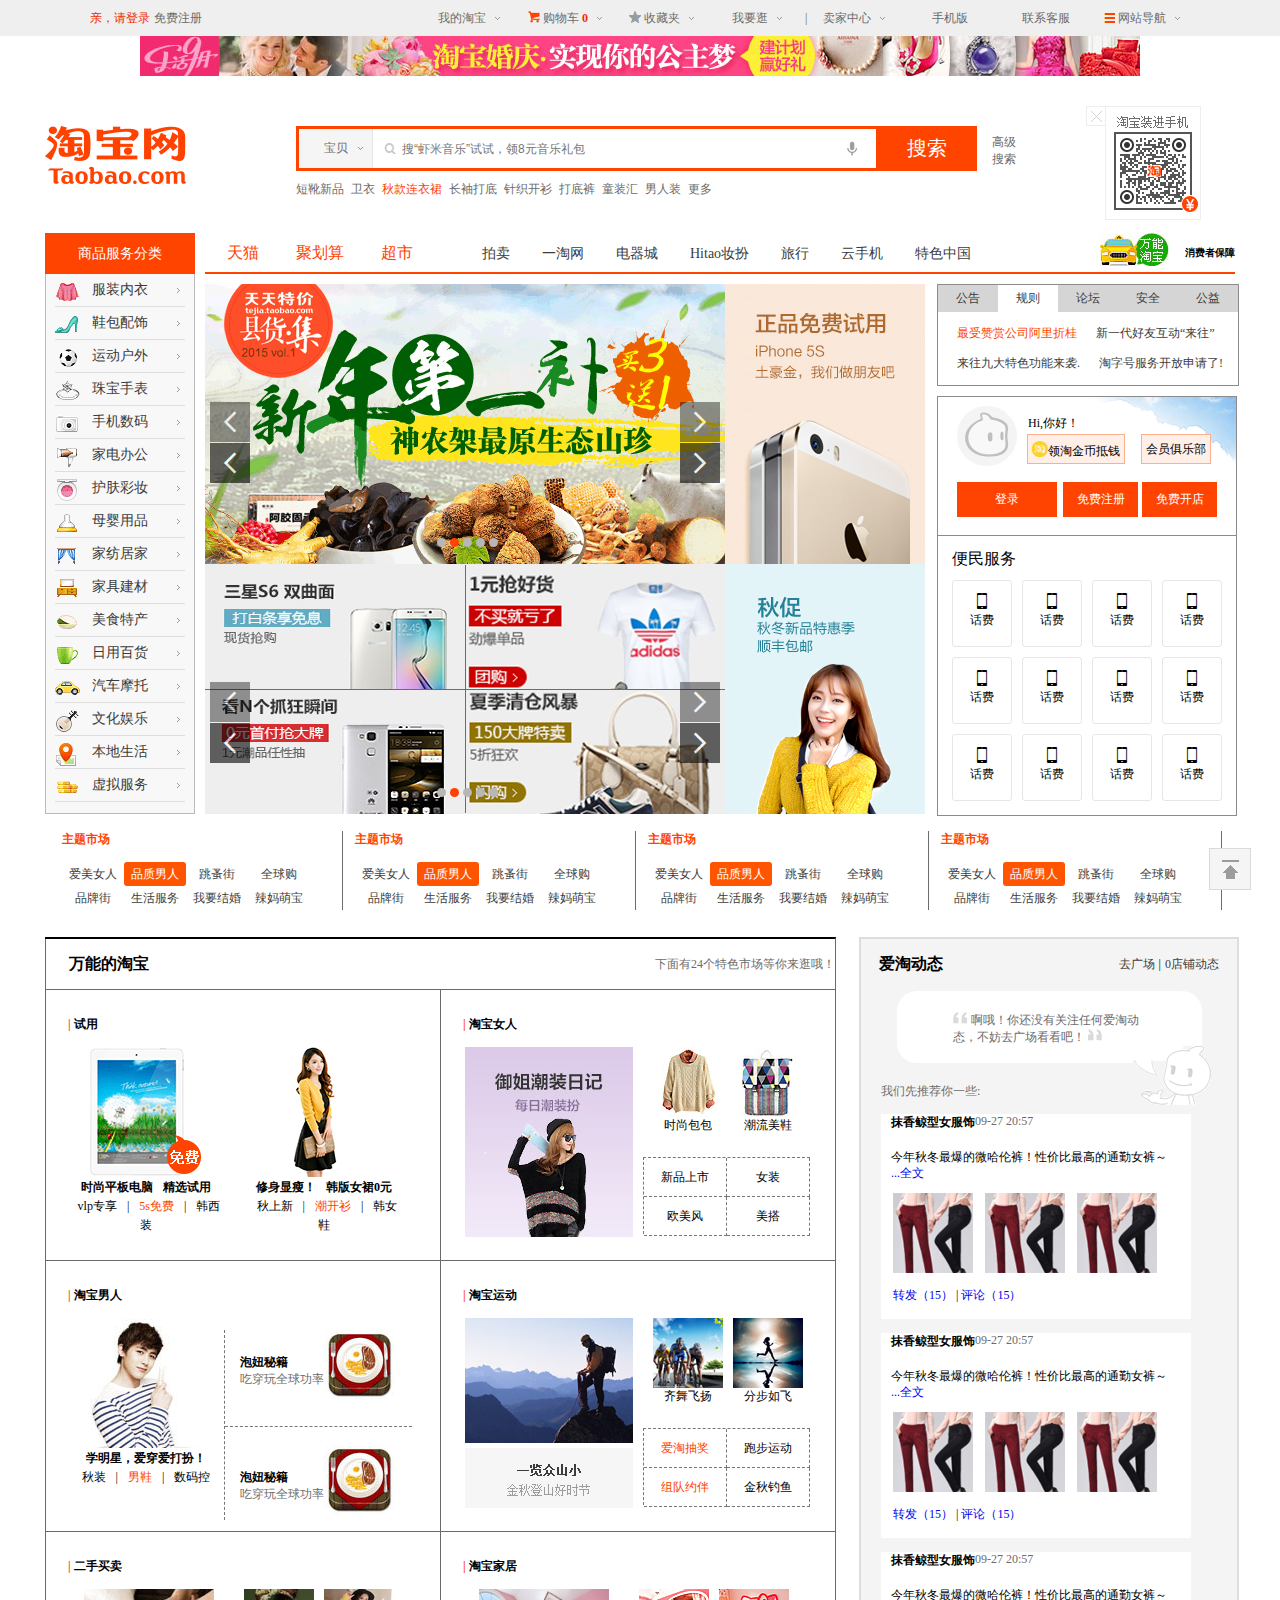
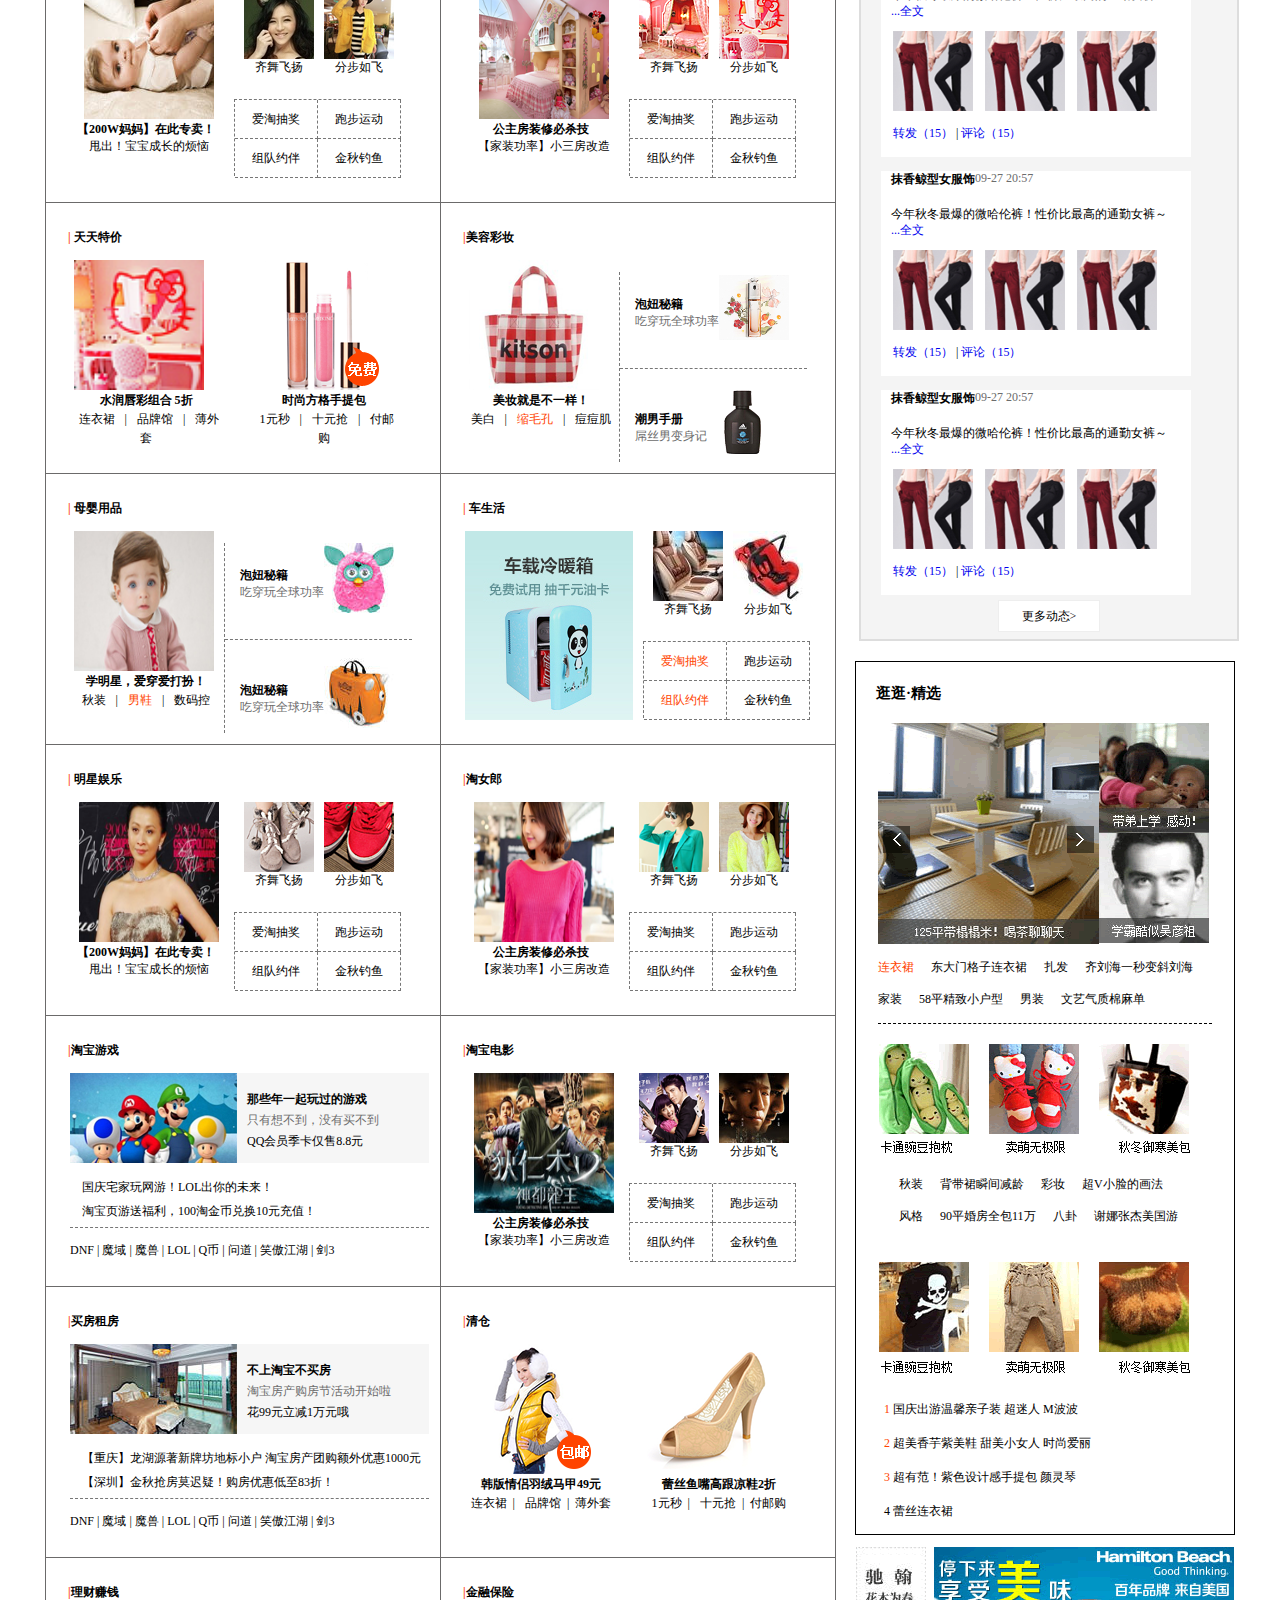
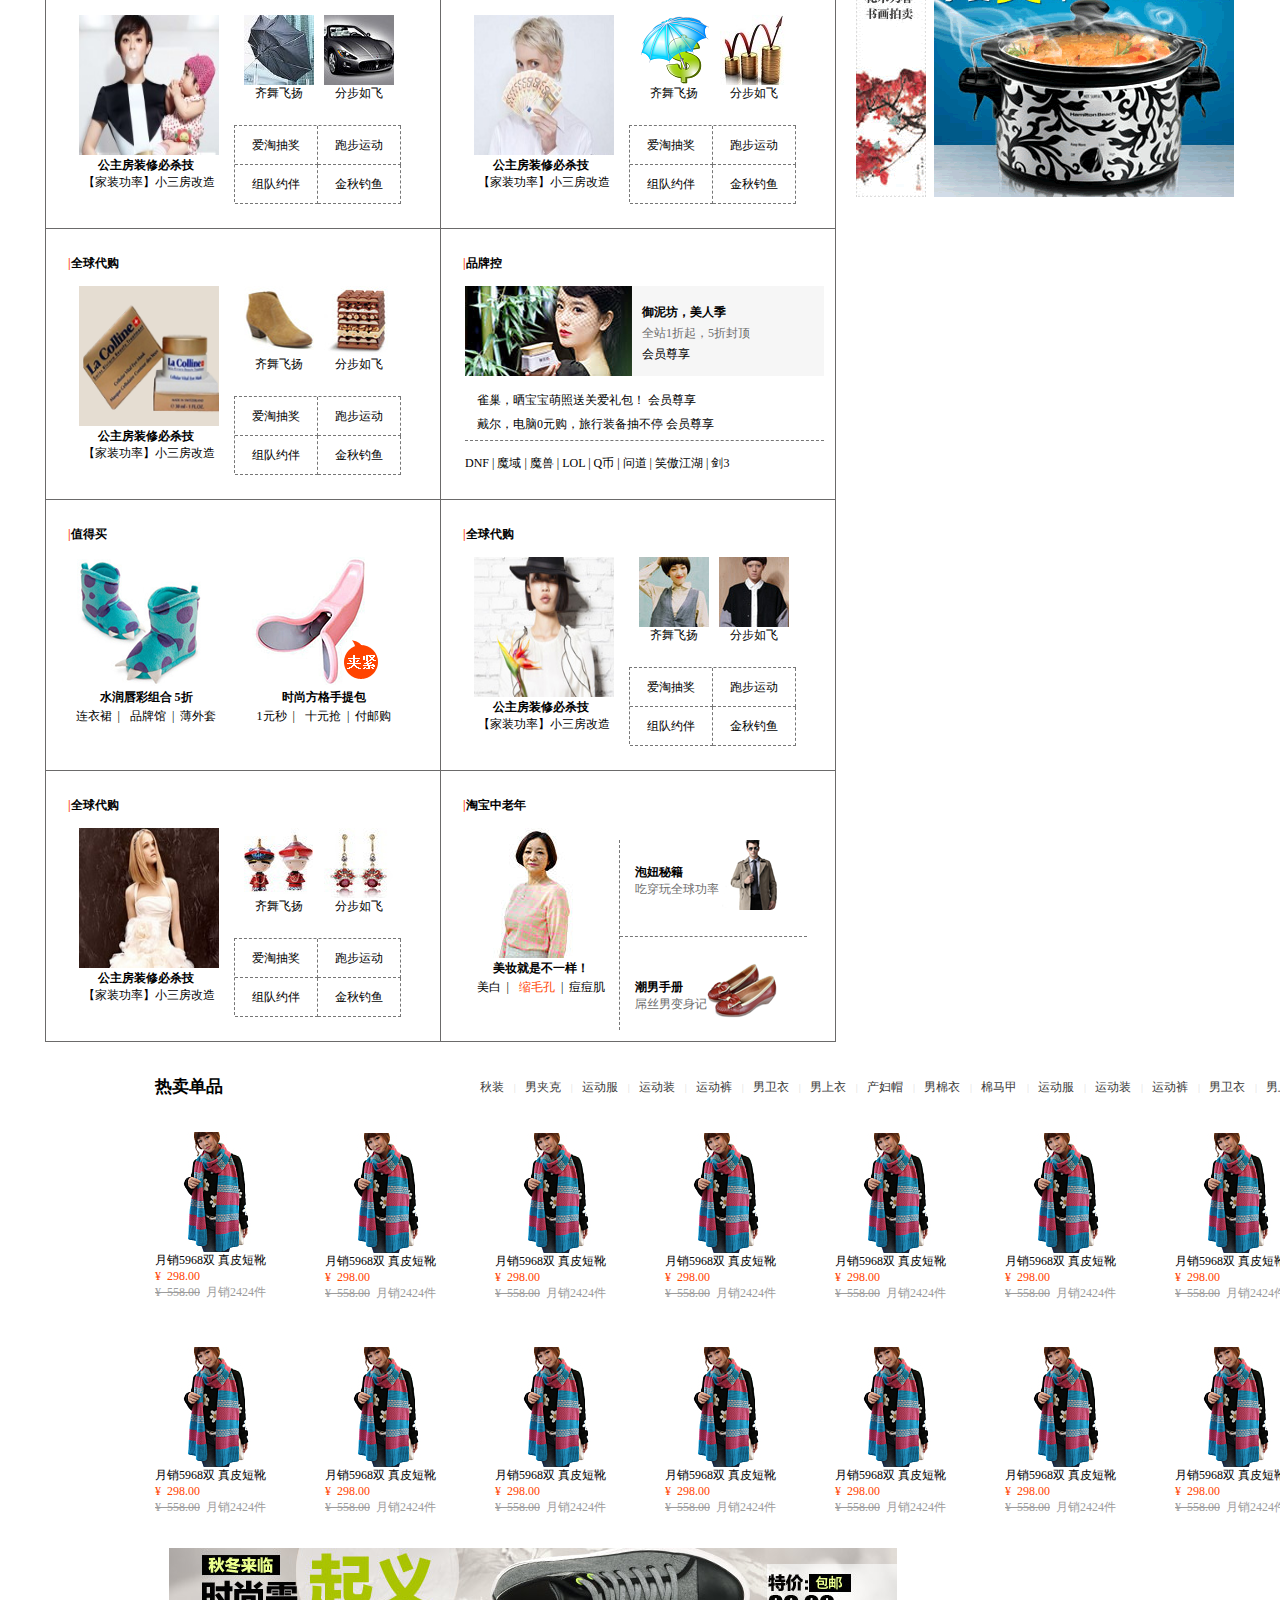
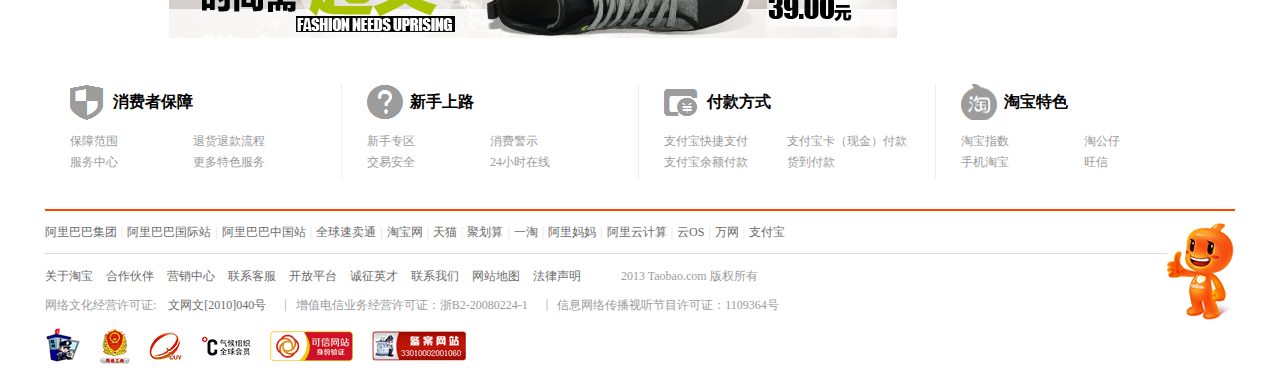
<file: index.html>
<!DOCTYPE html>
<html lang="en">
<head>
    <meta charset="UTF-8">
    <meta name="viewport" content="width=device-width, initial-scale=1.0">
    <meta http-equiv="X-UA-Compatible" content="ie=edge">
    <title>淘宝网</title>
    <link rel="stylesheet" href="css/common.css">
    <link rel="stylesheet" href="css/style.css">
    <link rel="stylesheet" href="font/iconfont.css">
</head>
<body>
    <!-- 顶部 -->
    <div class="dingbu clearfix">
        <p class="fl">
            <span>
                <a href="###">亲，请登录</a>
            </span> 
            <a href="###">免费注册</a>
        </p>
        <ul class="fr">
            <li class="xiala">
                <a href="###">我的淘宝</a>
            </li>
            <li class="xiala">
                <a href="###">
                    <span>
                        <img src="img/gouwuche.png" alt="">
                    </span>
                    购物车
                    <strong>0</strong>
                </a>
            </li>
            <li class="xiala">
                <a href="###">
                    <span>
                        <img src="img/xing.png" alt="">
                    </span>
                    收藏夹</a>
            </li>
            <li class="xiala">
                <a href="###">我要逛</a>
            </li>
            <li class="li1">|</li>
            <li class="xiala">
                <a href="###">卖家中心</a>
            </li>
            <li>
                <a href="###">手机版</a>
            </li>
            <li>
                <a href="###">联系客服</a>
            </li>
            <li class="xiala hang">
                <a href="###">
                    <span>
                        <img src="img/xiala.png" alt="">
                    </span>
                    网站导航</a>
            </li>
        </ul>
    </div>

    <div class="guanggao">
        <img src="img/guanggao.png" alt="">
    </div>


    <!-- 搜索 -->
    <div class="search gWidth clearfix">
        <div class="img fl">
            <img src="img/logo.png" alt="">
        </div>

        <div class="sousuo fl">
            <input type="text" placeholder="搜“虾米音乐”试试，领8元音乐礼包"  class="text">
            <input type="button" value="搜索" class="but">
            <p>宝贝</p>
            <img src="img/yuyin.png" alt="">
            <ul>
                <li>短靴新品</li>
                <li>卫衣</li>
                <li>
                    <span>秋款连衣裙</span>
                </li>
                <li>长袖打底</li>
                <li>针织开衫</li>
                <li>打底裤</li>
                <li>童装汇</li>
                <li>男人装</li>
                <li>更多</li>
            </ul>
            <a href="###" class="fr">高级搜索</a>
        </div>
    </div>

<!-- 分类 -->
    <div class="fenlei gWidth clearfix">
        <div class="daohang fl">
            <h5>商品服务分类</h5>
            <ul>
                <li>服装内衣</li>
                <li>鞋包配饰</li>
                <li>运动户外</li>
                <li>珠宝手表</li>
                <li>手机数码</li>
                <li>家电办公</li>
                <li>护肤彩妆</li>
                <li>母婴用品</li>
                <li>家纺居家</li>
                <li>家具建材</li>
                <li>美食特产</li>
                <li>日用百货</li>
                <li>汽车摩托</li>
                <li>文化娱乐</li>
                <li>本地生活</li>
                <li>虚拟服务</li>
            </ul>
        </div>

        <div class="banner fr">
            <ul class="top">
                <li class="li1">
                    <a href="###">天猫</a>
                </li>
                <li class="li1">
                    <a href="###">聚划算</a>
                </liclass="li1">
                <li class="li1">
                    <a href="###">超市</a>
                </li>
                <li class="li2">
                    <a href="###">拍卖</a>
                </li>
                <li class="li2">
                    <a href="###">一淘网</a>
                </li>
                <li class="li2">
                    <a href="###">电器城</a>
                </li>
                <li class="li2">
                    <a href="###">Hitao妆扮</a>
                </li>
                <li class="li2">
                    <a href="###">旅行</a>
                </li>
                <li class="li2">
                    <a href="###">云手机</a>
                </li>
                <li class="li2">
                    <a href="###">特色中国</a>
                </li>
                <li class="li3">
                    <h5>消费者保障</h5>
                </li>
                <li class="li3">
                    <img src="img/wanneng.jpg" alt="">
                </li>
            </ul>

            <div class="left fl">
                <div class="banner1 fl">
                    <ul class="tu">
                        <li>
                            <img src="img/banner.png" alt="">
                        </li>
                        <li>
                            <img src="img/banner1.png" alt="">
                        </li>
                        <li>
                            <img src="img/banner2.png" alt="">
                        </li>
                        <li>
                            <img src="img/banner.png" alt="">
                        </li>
                        <li>
                            <img src="img/banner1.png" alt="">
                        </li>
                    </ul>
                    <p class="lt1">
                        <span class="iconfont">&#xe61f;</span>
                    </p>
                    <p class="lt2">
                        <span class="iconfont">&#xe61f;</span>
                    </p>
                    <p class="rt1">
                        <span class="iconfont">&#xe61f;</span>
                    </p>
                    <p class="rt2">
                        <span class="iconfont">&#xe61f;</span>
                    </p>
                    <ul class="dian">
                        <li></li>
                        <li style="background-color: #FF4300;"></li>
                        <li></li>
                        <li></li>
                        <li></li>
                    </ul>
                </div>

                <div class="banner2 fl">
                    <ul class="tu">
                        <li>
                            <img src="img/banner2.png" alt="">
                        </li>
                        <li>
                            <img src="img/banner1.png" alt="">
                        </li>
                        <li>
                            <img src="img/banner.png" alt="">
                        </li>
                        <li>
                            <img src="img/banner2.png" alt="">
                        </li>
                    </ul>
                    <p class="lt1">
                        <span class="iconfont">&#xe61f;</span>
                    </p>
                    <p class="lt2">
                        <span class="iconfont">&#xe61f;</span>
                    </p>
                    <p class="rt1">
                        <span class="iconfont">&#xe61f;</span>
                    </p>
                    <p class="rt2">
                        <span class="iconfont">&#xe61f;</span>
                    </p>
                    <ul class="dian">
                        <li></li>
                        <li style="background-color: #FF4300;"></li>
                        <li></li>
                        <li></li>
                        <li></li>
                    </ul>
                </div>

                <div class="img">
                    <img class="fr" src="img/banner3.png" alt="">
                    <br>
                    <img class="fr" src="img/banner4.png" alt="">
                </div>
            </div>
				<div class="bottom clearfix">
					
					<div class="top_right fl">
						<div class="right_1 fl">
							<ul>
								<li class="shuise">公告</li>
								<li class="active">规则</li>
								<li class="shuise">论坛</li>
								<li class="shuise">安全</li>
								<li class="shuise">公益</li>
							</ul>
							<p class="juse">最受赞赏公司阿里折桂
							<p>新一代好友互动“来往”</p>
							<p>来往九大特色功能来袭.</p>
							<p>淘字号服务开放申请了!</p>
							</p>
							
						</div>
						<div class="right_2 fl clearfix">
							<img src="img/dlbj.png" height="140" width="300">
							<img src="img/tx.png" height="60" width="60" class="tpdw">
							<span>Hi,你好！</span>
							<p class="pd1"><em class="iconfont huangse">&#xe504;</em>领淘金币抵钱</p>
							<p class="pd2">会员俱乐部</p>
							<div>
							<input type="check" value="登录" class="an1">
							<input type="check" value="免费注册" class="an2">
							<input type="check" value="免费开店" class="an3">
							</div>
						</div>
						<div class="right_3 clearfix">
							<span>便民服务</span>
							<ul>
								<li>
								<p class="iconfont p1">&#xe615;</p>
								<p class="iconfont p2">话费</p>
								</li>
								<li>
								<p class="iconfont p1">&#xe615;</p>
								<p class="iconfont p2">话费</p>
								</li>
								<li>
								<p class="iconfont p1">&#xe615;</p>
								<p class="iconfont p2">话费</p>
								</li>
								<li>
								<p class="iconfont p1">&#xe615;</p>
								<p class="iconfont p2">话费</p>
								</li>
								<li>
								<p class="iconfont p1">&#xe615;</p>
								<p class="iconfont p2">话费</p>
								</li>
								<li>
								<p class="iconfont p1">&#xe615;</p>
								<p class="iconfont p2">话费</p>
								</li>
								<li>
								<p class="iconfont p1">&#xe615;</p>
								<p class="iconfont p2">话费</p>
								</li>
								<li>
								<p class="iconfont p1">&#xe615;</p>
								<p class="iconfont p2">话费</p>
								</li>
								<li>
								<p class="iconfont p1">&#xe615;</p>
								<p class="iconfont p2">话费</p>
								</li>
								<li>
								<p class="iconfont p1">&#xe615;</p>
								<p class="iconfont p2">话费</p>
								</li>
								<li>
								<p class="iconfont p1">&#xe615;</p>
								<p class="iconfont p2">话费</p>
								</li>
								<li>
								<p class="iconfont p1">&#xe615;</p>
								<p class="iconfont p2">话费</p>
								</li>
							</ul>
							
						</div>
					</div>
				</div>
			</div>
		</div>

	<div class="gkz gWidth clearfix">
		<div class="gk1 fl">
			<h4 class="juse">主题市场</h4>
			<ul>
				<li>爱美女人</li>
				<li class="active">品质男人</li>
				<li>跳蚤街</li>
				<li>全球购</li>
				<li>品牌街</li>
				<li>生活服务</li>
				<li>我要结婚</li>
				<li>辣妈萌宝</li>
			</ul>
		</div>
		<div class="gk1 fl clearfix">
			<h4 class="juse">主题市场</h4>
			<ul>
				<li>爱美女人</li>
				<li class="active">品质男人</li>
				<li>跳蚤街</li>
				<li>全球购</li>
				<li>品牌街</li>
				<li>生活服务</li>
				<li>我要结婚</li>
				<li>辣妈萌宝</li>
			</ul>
		</div>
		<div class="gk1 fl">
			<h4 class="juse">主题市场</h4>
			<ul>
				<li>爱美女人</li>
				<li class="active">品质男人</li>
				<li>跳蚤街</li>
				<li>全球购</li>
				<li>品牌街</li>
				<li>生活服务</li>
				<li>我要结婚</li>
				<li>辣妈萌宝</li>
			</ul>
		</div>
		<div class="gk1 fl">
			<h4 class="juse">主题市场</h4>
			<ul>
				<li>爱美女人</li>
				<li class="active">品质男人</li>
				<li>跳蚤街</li>
				<li>全球购</li>
				<li>品牌街</li>
				<li>生活服务</li>
				<li>我要结婚</li>
				<li>辣妈萌宝</li>
			</ul>
		</div>
	</div>

	<div class="xiadk gWidth ">
		<div class="left_kuai ">
			<div class="btt clearfix">
				<h4 class="fl">万能的淘宝</h4>
				<p class="fr ziti huise">下面有24个特色市场等你来逛哦！</p>
			</div>

			<div class="clearfix">
				<div class="lxk fl">
					<p class="ziti jiacu sy">
						<strong class='juse'>|</strong>
						试用
					</p>
					<div class="twkuai fl">
						<img src="img/t1.png" height="130" width="130">
						<p class="jiacu">
							<span>时尚平板电脑</span>
							<span>精选试用</span>
						</p>
						<p>
							<span>vlp专享</span>
							<span>|</span>
							<span class="juse">5s免费</span>
							<span>|</span>
							<span>韩西装</span>
						</p>
					</div>
					<div class="twkuai fl">
						<img src="img/t2.png" height="130" width="130">
						<p class="jiacu">
							<span>修身显瘦！</span>
							<span>韩版女裙0元</span>
						</p>
						<p>
							<span>秋上新</span>
							<span>|</span>
							<span class="juse">潮开衫</span>
							<span>|</span>
							<span>韩女鞋</span>
						</p>
					</div>
				</div>

				<div class="lxk fl ziti">
					<p class="ziti jiacu sy">
						<strong class='juse'>|</strong>
						淘宝女人
					</p>
					<img src="img/t3.png" height="190" width="168" class="fl jl24">
					<div class="wjl">
						<div class="kgdx fl">
							<img src="img/t4.png">
							<p>时尚包包</p>
						</div>
						<div class="kgdx fl">
							<img src="img/t5.png">
							<p>潮流美鞋</p>
						</div>
						<div class="xuxian">
							<p>新品上市</p>
							<p>女装</p>
							<p>欧美风</p>
							<p>美搭</p>
						</div>
					</div>
				</div>

				<div class="lxk fl">
					<p class="ziti jiacu sy">
						<strong class='juse'>|</strong>
						淘宝男人
					</p>
					<div class="twkuai fl">
						<img src="img/t6.png" height="130" width="130">
						<p class="jiacu">
							<span>学明星，爱穿爱打扮！</span>
						</p>
						<p>
							<span>秋装</span>
							<span>|</span>
							<span class="juse">男鞋</span>
							<span>|</span>
							<span>数码控</span>
						</p>
					</div>
					<div class="zxx fl">
						<div class="ziti fl  xxbk">
							<div class="fl pnmj">
								<p class="jiacu">泡妞秘籍</p>
								<p class="huise">吃穿玩全球功率</p>
							</div>
							<img src="img/t7.png" height="70" width="70" class="fl">
						</div>
						<div class="ziti fl xxb">
							<div class="fl pnmj">
								<p class="jiacu">泡妞秘籍</p>
								<p class="huise">吃穿玩全球功率</p>
							</div>
							<img src="img/t7.png" height="70" width="70" class="fl">
						</div>
					</div>
				</div>

				<div class="lxk fl ziti">
					<p class="ziti jiacu sy">
						<strong class='juse'>|</strong>
						淘宝运动
					</p>
					<img src="img/t9.png" height="190" width="168" class="fl jl24">
					<div class="wjl">
						<div class="kgdx fl">
							<img src="img/t10.png">
							<p>齐舞飞扬</p>
						</div>
						<div class="kgdx fl">
							<img src="img/t11.png">
							<p>分步如飞</p>
						</div>
						<div class="xuxian">
							<p class="juse">爱淘抽奖</p>
							<p>跑步运动</p>
							<p class="juse">组队约伴</p>
							<p>金秋钓鱼</p>
						</div>
					</div>
				</div>
			
				<div class="lxk fl">
					<p class="ziti jiacu sy">
						<strong class='juse'>|</strong>
						二手买卖
					</p>
					<div class="twkuai fl ztjz">
						<img src="img/t12.png" height="130" width="130">
						<p class="jiacu">
							<span>【200W妈妈】在此专卖！</span>
						</p>
						<p class="ziti">甩出！宝宝成长的烦恼</p>
					</div>
					<div class="wjl ziti">
						<div class="kgdx fl">
							<img src="img/t13.png">
							<p>齐舞飞扬</p>
						</div>
						<div class="kgdx fl">
							<img src="img/t14.png">
							<p>分步如飞</p>
						</div>
						<div class="xuxian">
							<p>爱淘抽奖</p>
							<p>跑步运动</p>
							<p>组队约伴</p>
							<p>金秋钓鱼</p>
						</div>
					</div>
				</div>

				<div class="lxk fl">
					<p class="ziti jiacu sy">
						<strong class='juse'>|</strong>
						淘宝家居
					</p>
					<div class="twkuai fl ztjz">
						<img src="img/t15.png" height="130" width="130">
						<p class="jiacu"><span>公主房装修必杀技</span></p>
						<p class="ziti">【家装功率】小三房改造</p>
					</div>
					<div class="wjl ziti">
						<div class="kgdx fl">
							<img src="img/t16.png">
							<p>齐舞飞扬</p>
						</div>
						<div class="kgdx fl">
							<img src="img/t17.png">
							<p>分步如飞</p>
						</div>
						<div class="xuxian">
							<p>爱淘抽奖</p>
							<p>跑步运动</p>
							<p>组队约伴</p>
							<p>金秋钓鱼</p>
						</div>
					</div>
				</div>

				<div class="lxk fl">
					<p class="ziti jiacu sy">
						<strong class='juse'>|</strong>
						天天特价
					</p>					
					<div class="twkuai fl">
						<img src="img/t17.png" height="130" width="130">
						<p class="jiacu"><span>水润唇彩组合 5折</span></p>
						<p>
							<span>连衣裙</span>
							<span>|</span>
							<span >品牌馆</span>
							<span>|</span>
							<span>薄外套</span>
						</p>
					</div>
					<div class="twkuai fl">
						<img src="img/t18.png" height="130" width="130">
						<p class="jiacu"><span>时尚方格手提包</span></p>
						<p>
							<span>1元秒</span>
							<span>|</span>
							<span>十元抢</span>
							<span>|</span>
							<span>付邮购</span>
						</p>
					</div>
				</div>

				<div class="lxk fl">
					<p class="ziti jiacu sy"><strong class='juse'>|</strong>美容彩妆</p>
					<div class="twkuai fl">
						<img src="img/t19.png" height="130" width="130">
						<p class="jiacu"><span>美妆就是不一样！</span></p>
						<p>
							<span>美白</span>
							<span>|</span>
							<span class="juse">缩毛孔</span>
							<span>|</span>
							<span>痘痘肌</span>
						</p>
					</div>
					<div class="zxx fl">
						<div class="ziti fl  xxbk">
							<div class="fl pnmj">
								<p class="jiacu">泡妞秘籍</p>
								<p class="huise">吃穿玩全球功率</p>
							</div>
							<img src="img/t20.png" height="70" width="70" class="fl">
						</div>
						<div class="ziti fl xxb">
							<div class="fl pnmj">
								<p class="jiacu">潮男手册</p>
								<p class="huise">屌丝男变身记</p>
							</div>
							<img src="img/t21.png" height="70" width="70" class="fl">
						</div>
					</div>
				</div>

				<div class="lxk fl">
					<p class="ziti jiacu sy">
						<strong class='juse'>|</strong>
						母婴用品
					</p>
					<div class="twkuai fl">
						<img src="img/t22.png" height="140" width="140">
						<p class="jiacu">
							<span>学明星，爱穿爱打扮！</span>
						</p>
						<p>
							<span>秋装</span>
							<span>|</span>
							<span class="juse">男鞋</span>
							<span>|</span>
							<span>数码控</span>
						</p>
					</div>
					<div class="zxx fl">
						<div class="ziti fl  xxbk">
							<div class="fl pnmj">
								<p class="jiacu">泡妞秘籍</p>
								<p class="huise">吃穿玩全球功率</p>
							</div>
							<img src="img/t23.png" height="70" width="70"  class="fl">
						</div>
						<div class="ziti fl xxb">
							<div class="fl pnmj">
								<p class="jiacu">泡妞秘籍</p>
								<p class="huise">吃穿玩全球功率</p>
							</div>
							<img src="img/t24.png"  class="fl">
						</div>
					</div>
				</div>


				<div class="lxk fl ziti">
					<p class="ziti jiacu sy">
						<strong class='juse'>|</strong>
						车生活
					</p>
					<img src="img/t25.png"  class="fl jl24">
					<div class="wjl">
						<div class="kgdx fl">
							<img src="img/t26.png">
							<p>齐舞飞扬</p>
						</div>
						<div class="kgdx fl">
							<img src="img/t27.png">
							<p>分步如飞</p>
						</div>
						<div class="xuxian">
							<p class="juse">爱淘抽奖</p>
							<p>跑步运动</p>
							<p class="juse">组队约伴</p>
							<p>金秋钓鱼</p>
						</div>
					</div>
				</div>

			
				<div class="lxk fl">
					<p class="ziti jiacu sy">
						<strong class='juse'>|</strong>
						明星娱乐
					</p>
					<div class="twkuai fl ztjz">
						<img src="img/t28.png" height="140" width="140">
						<p class="jiacu"><span>【200W妈妈】在此专卖！</span></p>
						<p class="ziti">甩出！宝宝成长的烦恼</p>
					</div>
					<div class="wjl ziti">
						<div class="kgdx fl">
							<img src="img/t29.png">
							<p>齐舞飞扬</p>
						</div>
						<div class="kgdx fl">
							<img src="img/t30.png">
							<p>分步如飞</p>
						</div>
						<div class="xuxian">
							<p>爱淘抽奖</p>
							<p>跑步运动</p>
							<p>组队约伴</p>
							<p>金秋钓鱼</p>
						</div>
					</div>
				</div>

				<div class="lxk fl">
					<p class="ziti jiacu sy"><strong class='juse'>|</strong>淘女郎</p>
					<div class="twkuai fl ztjz">
						<img src="img/t31.png" height="140" width="140">
						<p class="jiacu"><span>公主房装修必杀技</span></p>
						<p class="ziti">【家装功率】小三房改造</p>
					</div>
					<div class="wjl ziti">
						<div class="kgdx fl">
							<img src="img/t32.png">
							<p>齐舞飞扬</p>
						</div>
						<div class="kgdx fl">
							<img src="img/t33.png">
							<p>分步如飞</p>
						</div>
						<div class="xuxian">
							<p>爱淘抽奖</p>
							<p>跑步运动</p>
							<p>组队约伴</p>
							<p>金秋钓鱼</p>
						</div>
					</div>
				</div>

				<div class="lxk fl">
					<p class="ziti jiacu sy"><strong class='juse'>|</strong>淘宝游戏</p>
					<img src="img/t34.png" class="fl cjml">
					<div class="bjwz fl ziti">
						<p class="jiacu">那些年一起玩过的游戏</p>
						<p class="huise">只有想不到，没有买不到</p>
						<p>QQ会员季卡仅售8.8元</p>
					</div>
					<div class="jtwz fl">
						<span class="iconfont">&#xe62f;国庆宅家玩网游！LOL出你的未来！</span >
						<span class="iconfont">&#xe62f;淘宝页游送福利，100淘金币兑换10元充值！</span >
					</div>
					<p class="ziti shulie fl">
						<span>DNF </span>
						<span>  |  </span>
						<span>魔域 </span>
						<span>  |  </span>
						<span>魔兽 </span>
						<span>  |  </span>
						<span>LOL </span>
						<span>  |  </span>
						<span>Q币 </span>
						<span>  |  </span>
						<span>问道 </span>
						<span>  |  </span>
						<span>笑傲江湖 </span>
						<span>  |  </span>
						<span>剑3 </span>
					</p>
				</div>
			

				<div class="lxk fl">
					<p class="ziti jiacu sy"><strong class='juse'>|</strong>淘宝电影</p>
					<div class="twkuai fl ztjz">
						<img src="img/t35.png" height="140" width="140">
						<p class="jiacu"><span>公主房装修必杀技</span></p>
						<p class="ziti">【家装功率】小三房改造</p>
					</div>
					<div class="wjl ziti">
						<div class="kgdx fl">
							<img src="img/36.png">
							<p>齐舞飞扬</p>
						</div>
						<div class="kgdx fl">
							<img src="img/t37.png">
							<p>分步如飞</p>
						</div>
						<div class="xuxian">
							<p>爱淘抽奖</p>
							<p>跑步运动</p>
							<p>组队约伴</p>
							<p>金秋钓鱼</p>
						</div>
					</div>
				</div>


				<div class="lxk fl">
					<p class="ziti jiacu sy"><strong class='juse'>|</strong>买房租房</p>
					<img src="img/t38.png" class="fl cjml">
					<div class="bjwz fl ziti">
						<p class="jiacu">不上淘宝不买房</p>
						<p class="huise">淘宝房产购房节活动开始啦</p>
						<p>花99元立减1万元哦</p>
					</div>
					<div class="jtwz fl">
						<span class="iconfont">&#xe62f;【重庆】龙湖源著新牌坊地标小户 淘宝房产团购额外优惠1000元</span >
						<span class="iconfont">&#xe62f;【深圳】金秋抢房莫迟疑！购房优惠低至83折！</span >
					</div>
					<p class="ziti shulie fl">
						<span>DNF </span>
						<span>  |  </span>
						<span>魔域 </span>
						<span>  |  </span>
						<span>魔兽 </span>
						<span>  |  </span>
						<span>LOL </span>
						<span>  |  </span>
						<span>Q币 </span>
						<span>  |  </span>
						<span>问道 </span>
						<span>  |  </span>
						<span>笑傲江湖 </span>
						<span>  |  </span>
						<span>剑3 </span>
					</p>
				</div>


				<div class="lxk fl">
					<p class="ziti jiacu sy"><strong class='juse'>|</strong>清仓</p>		
					<div class="twkuai fl">
						<img src="img/t39.png" height="130" width="130">
						<p class="jiacu"><span>韩版情侣羽绒马甲49元</span></p>
						<p><span>连衣裙</span><span>|</span>
						<span >品牌馆</span><span>|</span><span>薄外套</span></p>
					</div>
					<div class="twkuai fl">
						<img src="img/t40.png" height="130" width="130">
						<p class="jiacu"><span>蕾丝鱼嘴高跟凉鞋2折</span></p>
						<p><span>1元秒</span><span>|</span>
						<span>十元抢</span><span>|</span><span>付邮购</span></p>
					</div>
				</div>

				<div class="lxk fl">
					<p class="ziti jiacu sy"><strong class='juse'>|</strong>理财赚钱</p>
					<div class="twkuai fl ztjz">
						<img src="img/t41.png" height="140" width="140">
						<p class="jiacu"><span>公主房装修必杀技</span></p>
						<p class="ziti">【家装功率】小三房改造</p>
					</div>
					<div class="wjl ziti">
						<div class="kgdx fl">
							<img src="img/t42.png">
							<p>齐舞飞扬</p>
						</div>
						<div class="kgdx fl">
							<img src="img/t43.png">
							<p>分步如飞</p>
						</div>
						<div class="xuxian">
							<p>爱淘抽奖</p>
							<p>跑步运动</p>
							<p>组队约伴</p>
							<p>金秋钓鱼</p>
						</div>
					</div>
				</div>

				<div class="lxk fl">
					<p class="ziti jiacu sy"><strong class='juse'>|</strong>金融保险</p>
					<div class="twkuai fl ztjz">
						<img src="img/t44.png" height="140" width="140">
						<p class="jiacu"><span>公主房装修必杀技</span></p>
						<p class="ziti">【家装功率】小三房改造</p>
					</div>
					<div class="wjl ziti">
						<div class="kgdx fl">
							<img src="img/t45.png">
							<p>齐舞飞扬</p>
						</div>
						<div class="kgdx fl">
							<img src="img/t46.png">
							<p>分步如飞</p>
						</div>
						<div class="xuxian">
							<p>爱淘抽奖</p>
							<p>跑步运动</p>
							<p>组队约伴</p>
							<p>金秋钓鱼</p>
						</div>
					</div>
				</div>

				<div class="lxk fl">
					<p class="ziti jiacu sy"><strong class='juse'>|</strong>全球代购</p>
					<div class="twkuai fl ztjz">
						<img src="img/t47.png" height="140" width="140">
						<p class="jiacu"><span>公主房装修必杀技</span></p>
						<p class="ziti">【家装功率】小三房改造</p>
					</div>
					<div class="wjl ziti">
						<div class="kgdx fl">
							<img src="img/t48.png">
							<p>齐舞飞扬</p>
						</div>
						<div class="kgdx fl">
							<img src="img/t49.png">
							<p>分步如飞</p>
						</div>
						<div class="xuxian">
							<p>爱淘抽奖</p>
							<p>跑步运动</p>
							<p>组队约伴</p>
							<p>金秋钓鱼</p>
						</div>
					</div>
				</div>


				<div class="lxk fl">
					<p class="ziti jiacu sy"><strong class='juse'>|</strong>品牌控</p>
					<img src="img/t50.png" class="fl cjml">
					<div class="bjwz fl ziti">
						<p class="jiacu">御泥坊，美人季</p>
						<p class="huise">全站1折起，5折封顶</p>
						<p>会员尊享</p>
					</div>
					<div class="jtwz fl">
						<span class="iconfont">&#xe62f;雀巢，晒宝宝萌照送关爱礼包！  会员尊享</span>
						<span class="iconfont">&#xe62f;戴尔，电脑0元购，旅行装备抽不停  会员尊享</span>
					</div>
					<p class="ziti shulie fl">
						<span>DNF </span>
						<span>  |  </span>
						<span>魔域 </span>
						<span>  |  </span>
						<span>魔兽 </span>
						<span>  |  </span>
						<span>LOL </span>
						<span>  |  </span>
						<span>Q币 </span>
						<span>  |  </span>
						<span>问道 </span>
						<span>  |  </span>
						<span>笑傲江湖 </span>
						<span>  |  </span>
						<span>剑3 </span>
					</p>
				</div>

				<div class="lxk fl">
					<p class="ziti jiacu sy"><strong class='juse'>|</strong>值得买</p>
					
					<div class="twkuai fl">
						<img src="img/t51.png" height="130" width="130">
						<p class="jiacu"><span>水润唇彩组合 5折</span></p>
						<p><span>连衣裙</span><span>|</span>
						<span >品牌馆</span><span>|</span><span>薄外套</span></p>
					</div>
					<div class="twkuai fl">
						<img src="img/t52.png" height="130" width="130">
						<p class="jiacu"><span>时尚方格手提包</span></p>
						<p><span>1元秒</span><span>|</span>
						<span>十元抢</span><span>|</span><span>付邮购</span></p>
					</div>
				</div>
					
				<div class="lxk fl">
					<p class="ziti jiacu sy"><strong class='juse'>|</strong>全球代购</p>
					<div class="twkuai fl ztjz">
						<img src="img/t53.png" height="140" width="140">
						<p class="jiacu"><span>公主房装修必杀技</span></p>
						<p class="ziti">【家装功率】小三房改造</p>
					</div>
					<div class="wjl ziti">
						<div class="kgdx fl">
							<img src="img/t54.png">
							<p>齐舞飞扬</p>
						</div>
						<div class="kgdx fl">
							<img src="img/t55.png">
							<p>分步如飞</p>
						</div>
						<div class="xuxian">
							<p>爱淘抽奖</p>
							<p>跑步运动</p>
							<p>组队约伴</p>
							<p>金秋钓鱼</p>
						</div>
					</div>
				</div>


				<div class="lxk fl">
					<p class="ziti jiacu sy"><strong class='juse'>|</strong>全球代购</p>
					<div class="twkuai fl ztjz">
						<img src="img/t56.png" height="140" width="140">
						<p class="jiacu"><span>公主房装修必杀技</span></p>
						<p class="ziti">【家装功率】小三房改造</p>
					</div>
					<div class="wjl ziti">
						<div class="kgdx fl">
							<img src="img/t57.png">
							<p>齐舞飞扬</p>
						</div>
						<div class="kgdx fl">
							<img src="img/t58.png">
							<p>分步如飞</p>
						</div>
						<div class="xuxian">
							<p>爱淘抽奖</p>
							<p>跑步运动</p>
							<p>组队约伴</p>
							<p>金秋钓鱼</p>
						</div>
					</div>
				</div>
				


				<div class="lxk fl">
					<p class="ziti jiacu sy"><strong class='juse'>|</strong>淘宝中老年</p>
					<div class="twkuai fl">
						<img src="img/t59.png" height="130" width="130">
						<p class="jiacu"><span>美妆就是不一样！</span></p>
						<p><span>美白</span><span>|</span>
						<span class="juse">缩毛孔</span><span>|</span><span>痘痘肌</span></p>
					</div>
					<div class="zxx fl">
						<div class="ziti fl  xxbk">
							<div class="fl pnmj">
								<p class="jiacu">泡妞秘籍</p>
								<p class="huise">吃穿玩全球功率</p>
							</div>
							<img src="img/t60.png" height="70" width="70" class="fl">
						</div>
						<div class="ziti fl xxb">
							<div class="fl pnmj">
								<p class="jiacu">潮男手册</p>
								<p class="huise">屌丝男变身记</p>
							</div>
							<img src="img/t61.png" height="70" width="70" class="fl">
						</div>
					</div>
				</div>
			</div>
		
		</div>
		
		<div class="right_kuai fr clearfix">

			<div class="right_shang">
				<div class="atdt clearfix">
					<h4 class="fl aitao">爱淘动态</h4>
					<div class="fdk fr aitao">
						<a href="#">去广场</a>
						<span class=''>|</span>
						<a href="#">0店铺动态</a>
					</div>
				</div>
				
				<div class="jux yggk ">
					<p class="huise yggk sp">
						<img src="img/yh1.png" height="12" width="15">
						<span class='ziti huise'>啊哦！你还没有关注任何爱淘动态，不妨去广场看看吧！</span>
						<img src="img/yh2.gif" height="12" width="15">
					</p>
					<div class="xrtb ziti">
						<img src="img/xiaoren.png" height="59" width="78">
					</div>
				</div>	

				<p class="huise wmx sp">我们先推荐你一些:</p>

				<div class="tuijian">
					<div class="mox clearfix">
						<h4 class="ziti fl">抹香鲸型女服饰</h4>
						<span class='huise fl'>09-27 20:57</span>
					</div>
					<br/>
					<p class="ziti ">今年秋冬最爆的微哈伦裤！性价比最高的通勤女裤～
						<a href="#">...全文</a>
					</p>
					<div class="kztp ">
						<img src="img/kz.png" height="80" width="80">
						<img src="img/kz.png" height="80" width="80">
						<img src="img/kz.png" height="80" width="80">
					</div>
					<div class="zfpl ziti">
						<a href="#">转发（15）</a>
						<span class=''>|</span>
						<a href="#">评论（15）</a>
					</div>
				</div>


				<div class="tuijian">
					<div class="mox clearfix">
						<h4 class="ziti fl">抹香鲸型女服饰</h4>
						<span class='huise fl'>09-27 20:57</span>
					</div>
					<br/>
					<p class="ziti ">今年秋冬最爆的微哈伦裤！性价比最高的通勤女裤～
						<a href="#">...全文</a>
					</p>
					<div class="kztp ">
						<img src="img/kz.png" height="80" width="80">
						<img src="img/kz.png" height="80" width="80">
						<img src="img/kz.png" height="80" width="80">
					</div>
					<div class="zfpl ziti">
						<a href="#">转发（15）</a>
						<span class=''>|</span>
						<a href="#">评论（15）</a>
					</div>
				</div>


				<div class="tuijian">
					<div class="mox clearfix">
						<h4 class="ziti fl">抹香鲸型女服饰</h4>
						<span class='huise fl'>09-27 20:57</span>
					</div>
					<br/>
					<p class="ziti ">今年秋冬最爆的微哈伦裤！性价比最高的通勤女裤～
						<a href="#">...全文</a>
					</p>
					<div class="kztp ">
						<img src="img/kz.png" height="80" width="80">
						<img src="img/kz.png" height="80" width="80">
						<img src="img/kz.png" height="80" width="80">
					</div>
					<div class="zfpl ziti">
						<a href="#">转发（15）</a>
						<span class=''>|</span>
						<a href="#">评论（15）</a>
					</div>

				</div>

				<div class="tuijian">
					<div class="mox clearfix">
						<h4 class="ziti fl">抹香鲸型女服饰</h4>
						<span class='huise fl'>09-27 20:57</span>
					</div>
					<br/>
					<p class="ziti ">今年秋冬最爆的微哈伦裤！性价比最高的通勤女裤～
						<a href="#">...全文</a>
					</p>
					<div class="kztp ">
						<img src="img/kz.png" height="80" width="80">
						<img src="img/kz.png" height="80" width="80">
						<img src="img/kz.png" height="80" width="80">
					</div>
					<div class="zfpl ziti">
						<a href="#">转发（15）</a>
						<span class=''>|</span>
						<a href="#">评论（15）</a>
					</div>

				</div>


				<div class="tuijian">
					<div class="mox clearfix">
						<h4 class="ziti fl">抹香鲸型女服饰</h4>
						<span class='huise fl'>09-27 20:57</span>
					</div>
					<br/>
					<p class="ziti ">今年秋冬最爆的微哈伦裤！性价比最高的通勤女裤～
						<a href="#">...全文</a>
					</p>
					<div class="kztp ">
						<img src="img/kz.png" height="80" width="80">
						<img src="img/kz.png" height="80" width="80">
						<img src="img/kz.png" height="80" width="80">
					</div>
					<div class="zfpl ziti">
						<a href="#">转发（15）</a>
						<span class=''>|</span>
						<a href="#">评论（15）</a>
					</div>
				</div>
				<div class="gddt yggk ziti">更多动态&gt;</div>
			</div>


			<div class="right_xia fr">
		
				<div class="top">
					<h6>逛逛·精选</h6>
					<div class="top_s yggk">

						<div class="qw">
							<div class="img1">
								<img src="img/right_xia_tp1.gif" alt="">
							</div>
							<div class="img2">
								<img src="img/right_xia_tp2.gif" alt="">
							</div>
							<div class="img3">
								<img src="img/right_xia_tp3.gif" alt="">
							</div>
						</div>

						<ul>
							<li class="active1">连衣裙</li>
							<li>东大门格子连衣裙</li>
							<li class="active2">扎发</li>
							<li>齐刘海一秒变斜刘海</li>
							<br>
							<li>家装</li>
							<li>58平精致小户型</li>
							<li>男装</li>
							<li>文艺气质棉麻单</li>
						</ul>
					</div>
		
					<div class="top_z yggk">
		
						<div class="as">
							<div class="img4">
								<img src="img/right_xia_tp4.gif" alt="">	
							</div>
							<div class="img5">
								<img src="img/right_xia_tp5.gif" alt="">	
							</div>
							<div class="img6">
								<img src="img/right_xia_tp6.gif" alt="">
							</div>
							<div class="ss">
								<img class="img7" src="img/right_xia_tp12.gif" alt="">
							</div>
						</div>
		
						<ul>
							<li>秋装</li>
							<li>背带裙瞬间减龄</li>
							<li>彩妆</li>
							<li>超V小脸的画法</li>
							<br>
							<li>风格</li>
							<li>90平婚房全包11万</li>
							<li>八卦</li>
							<li>谢娜张杰美国游</li>
						</ul>
					</div>
		
					<div class="top_x yggk">
		
						<div class="zx">
		
							<div class="img7">
								<img src="img/right_xia_tp7.gif" alt="">
							</div>
							<div class="img8">
								<img src="img/right_xia_tp8.gif" alt="">
							</div>
							<div class="img9">
								<img src="img/right_xia_tp9.gif" alt="">
							</div>
							<div class="gg">
								<img class="img15" src="img/right_xia_tp13.gif" alt="">
							</div>
		
						</div>
		
						<ul class="text2">
							<li><span>1</span> 国庆出游温馨亲子装 超迷人  M波波</li>
							<li><span>2</span> 超美香芋紫美鞋 甜美小女人  时尚爱丽 </li>
							<li><span>3</span> 超有范！紫色设计感手提包  颜灵琴 </li>
							<li>4 蕾丝连衣裙</li>
						</ul>
					</div>
				</div>

				<div class="img">
					<img class="fl" src="img/right_xia_tp10.gif" alt="">
					<img class="fr" src="img/right_xia_tp11.gif" alt="">
				</div>
				
			</div>
		</div>
	</div>	


		<!-- 热卖单品 -->
<div class="remaidanpin gWidth clearfix">
    <div class="top vclearfix">
     <h5>热卖单品</h5>
     <ul class="ul1 ">
		<li>秋装</li>
		<li>
			<span>|</span>
		</li>
		<li>男夹克</li>
		<li>
			<span>|</span>
		</li>
		<li>运动服</li>
		<li>
			<span>|</span>
		</li>
		<li>运动装</li>
		<li>
			<span>|</span>
		</li>
		<li>运动裤</li>
		<li>
			<span>|</span>
		</li>
		<li>男卫衣</li>
		<li>
			<span>|</span>
		</li>
		<li>男上衣</li>
		<li>
			<span>|</span>
		</li>
		<li>产妇帽</li>
		<li>
			<span>|</span>
		</li>
		<li>男棉衣</li>
		<li>
			<span>|</span>
		</li>
		<li>棉马甲</li>
		<li>
			<span>|</span>
		</li>
		<li>运动服</li>
		<li>
			<span>|</span>
		</li>
		<li>运动装</li>
		<li>
			<span>|</span>
		</li>
		<li>运动裤</li>
		<li>
			<span>|</span>
		</li>
		<li>男卫衣</li>
		<li>
			<span>|</span>
		</li>
		<li>男上衣</li>
		<li>
			<span>|</span>
		</li>
        <li class="li1">更多</li>
     </ul>
    </div>
    <ul class="ul2">
        <li>
        <div>
            <img src="img/remaidanpin.png" height="120" width="120" alt="">
            <p>月销5968双 真皮短靴</p >
            <p class="p1">¥&nbsp;&nbsp;298.00</p >
            <p class="p2"><s>¥&nbsp;&nbsp;558.00</s><span>&nbsp;&nbsp;月销2424件</span></p >
        </div>
     </li>
     <li>
         <div>
             <img src="img/remaidanpin.png" height="120" width="120" alt="">
               <p>月销5968双 真皮短靴</p >
               <p class="p1">¥&nbsp;&nbsp;298.00</p >
               <p class="p2"><s>¥&nbsp;&nbsp;558.00</s><span>&nbsp;&nbsp;月销2424件</span></p >
          </div>
     </li>
     <li>
          <div>
               <img src="img/remaidanpin.png" height="120" width="120" alt="">
               <p>月销5968双 真皮短靴</p >
               <p class="p1">¥&nbsp;&nbsp;298.00</p >
               <p class="p2"><s>¥&nbsp;&nbsp;558.00</s><span>&nbsp;&nbsp;月销2424件</span></p >
          </div>
     </li>
     <li>
         <div>
               <img src="img/remaidanpin.png" height="120" width="120" alt="">
               <p>月销5968双 真皮短靴</p >
               <p class="p1">¥&nbsp;&nbsp;298.00</p >
               <p class="p2"><s>¥&nbsp;&nbsp;558.00</s><span>&nbsp;&nbsp;月销2424件</span></p >
         </div>
     </li>
     <li>
          <div>
             <img src="img/remaidanpin.png" height="120" width="120" alt="">
             <p>月销5968双 真皮短靴</p >
              <p class="p1">¥&nbsp;&nbsp;298.00</p >
             <p class="p2"><s>¥&nbsp;&nbsp;558.00</s><span>&nbsp;&nbsp;月销2424件</span></p >
          </div>
     </li>
     <li>
          <div>
             <img src="img/remaidanpin.png" height="120" width="120" alt="">
             <p>月销5968双 真皮短靴</p >
             <p class="p1">¥&nbsp;&nbsp;298.00</p >
             <p class="p2"><s>¥&nbsp;&nbsp;558.00</s><span>&nbsp;&nbsp;月销2424件</span></p >
         </div>
     </li>
     <li>
          <div>
             <img src="img/remaidanpin.png" height="120" width="120" alt="">
             <p>月销5968双 真皮短靴</p >
             <p class="p1">¥&nbsp;&nbsp;298.00</p >
             <p class="p2"><s>¥&nbsp;&nbsp;558.00</s><span>&nbsp;&nbsp;月销2424件</span></p >
         </div>
     </li>
 </ul>


 <ul class="ul2">
     <li>
         <div>
             <img src="img/remaidanpin.png" height="120" width="120" alt="">
               <p>月销5968双 真皮短靴</p >
               <p class="p1">¥&nbsp;&nbsp;298.00</p >
               <p class="p2"><s>¥&nbsp;&nbsp;558.00</s><span>&nbsp;&nbsp;月销2424件</span></p >
          </div>
     </li>
     <li>
          <div>
               <img src="img/remaidanpin.png" height="120" width="120" alt="">
               <p>月销5968双 真皮短靴</p >
               <p class="p1">¥&nbsp;&nbsp;298.00</p >
               <p class="p2"><s>¥&nbsp;&nbsp;558.00</s><span>&nbsp;&nbsp;月销2424件</span></p >
          </div>
     </li>
     <li>
         <div>
               <img src="img/remaidanpin.png" height="120" width="120" alt="">
               <p>月销5968双 真皮短靴</p >
               <p class="p1">¥&nbsp;&nbsp;298.00</p >
               <p class="p2"><s>¥&nbsp;&nbsp;558.00</s><span>&nbsp;&nbsp;月销2424件</span></p >
         </div>
     </li>
     <li>
          <div>
             <img src="img/remaidanpin.png" height="120" width="120" alt="">
             <p>月销5968双 真皮短靴</p >
              <p class="p1">¥&nbsp;&nbsp;298.00</p >
             <p class="p2"><s>¥&nbsp;&nbsp;558.00</s><span>&nbsp;&nbsp;月销2424件</span></p >
          </div>
     </li>
     <li>
          <div>
             <img src="img/remaidanpin.png" height="120" width="120" alt="">
             <p>月销5968双 真皮短靴</p >
             <p class="p1">¥&nbsp;&nbsp;298.00</p >
             <p class="p2"><s>¥&nbsp;&nbsp;558.00</s><span>&nbsp;&nbsp;月销2424件</span></p >
         </div>
     </li>
     <li>
          <div>
             <img src="img/remaidanpin.png" height="120" width="120" alt="">
             <p>月销5968双 真皮短靴</p >
             <p class="p1">¥&nbsp;&nbsp;298.00</p >
             <p class="p2"><s>¥&nbsp;&nbsp;558.00</s><span>&nbsp;&nbsp;月销2424件</span></p >
         </div>
     </li>
     <li>
          <div>
             <img src="img/remaidanpin.png" height="120" width="120" alt="">
             <p>月销5968双 真皮短靴</p >
             <p class="p1">¥&nbsp;&nbsp;298.00</p >
             <p class="p2"><s>¥&nbsp;&nbsp;558.00</s><span>&nbsp;&nbsp;月销2424件</span></p >
         </div>
     </li>
 </ul>
</div>


<!-- 尾部 -->


<div class="weibu gWidth">
<div class="wei_guanggao">
 <img src="img/guanggao1.png" alt="">
</div>

<ul class="baozhang clearfix">
 <li>
 <h4 class="h1">消费者保障</h4>
     <p>保障范围</p>
     <p>退货退款流程</p>
     <p>服务中心</p>
     <p>更多特色服务</p>
 </li>
 <li>
     <h4 class="h2">新手上路</h4>
     <p>新手专区</p>
     <p>消费警示</p>
     <p>交易安全</p>
     <p>24小时在线</p>
 </li>
 <li>
     <h4 class="h3">付款方式</h4>
     <p>支付宝快捷支付</p>
     <p>支付宝卡（现金）付款</p>
     <p>支付宝余额付款</p>
     <p>货到付款</p>
 </li>
 <li class="li2">
     <h4 class="h4">淘宝特色</h4>
     <p>淘宝指数</p>
     <p>淘公仔</p>
     <p>手机淘宝</p>
     <p>旺信</p>
 </li>
</ul>
 
<ul class="banquan clearfix">
 <li class="li1">
     <a href="###">阿里巴巴集团</a>
     <span>|</span>
     <a href="###">阿里巴巴国际站</a>
     <span>|</span>
     <a href="###">阿里巴巴中国站</a>
     <span>|</span>
     <a href="###">全球速卖通</a>
     <span>|</span>
     <a href="###">淘宝网</a>
     <span>|</span>
     <a href="###">天猫</a>
     <span>|</span>
     <a href="###">聚划算</a>
     <span>|</span>
     <a href="###">一淘</a>
     <span>|</span>
     <a href="###">阿里妈妈</a>
     <span>|</span>
     <a href="###">阿里云计算</a>
     <span>|</span>
     <a href="###">云OS</a>
     <span>|</span>
     <a href="###">万网</a>
     <span>|</span>
     <a href="###">支付宝</a>
 </li>
     
 <li class="li2">
     <a href="###">关于淘宝</a>
     <a href="###">合作伙伴</a>
     <a href="###">营销中心</a>
     <a href="###">联系客服</a>
     <a href="###">开放平台</a>
     <a href="###">诚征英才</a>
     <a href="###">联系我们</a>
     <a href="###">网站地图</a>
     <a href="###">法律声明</a>
     <span> 2013 Taobao.com 版权所有</span>
 </li>
     
 <li class="li3 clearfix">
     <p>网络文化经营许可证:</p>
     <p class="p1">文网文[2010]040号</p>
     <span>|</span>
     <p>增值电信业务经营许可证：浙B2-20080224-1</p>
     <span>|</span>
     <p>信息网络传播视听节目许可证：1109364号</p>
 </li>
     
 <li class="li4">
     <img src="img/beian1.png" alt="">
     <img style="margin-top: 3px;" src="img/beian2.png" alt="">
     <img style="margin-top: 6px;" src="img/beian3.png" alt="">
     <img style="margin-top: 10px;" src="img/beian4.png" alt="">
     <img style="margin-top: 5px;" src="img/beian5.png" alt="">
     <img style="margin-top: 5px;" src="img/beian6.png" alt="">
 </li>
</ul>
</div>

<!-- 二维码 -->
<div class="erweima" id="box">
<p class="fl" id="p"></p>
<img src="img/erweima.png" alt="">
</div>

<a class="shuaxin" href="index.html"></a>
</body>
</html>
</file>
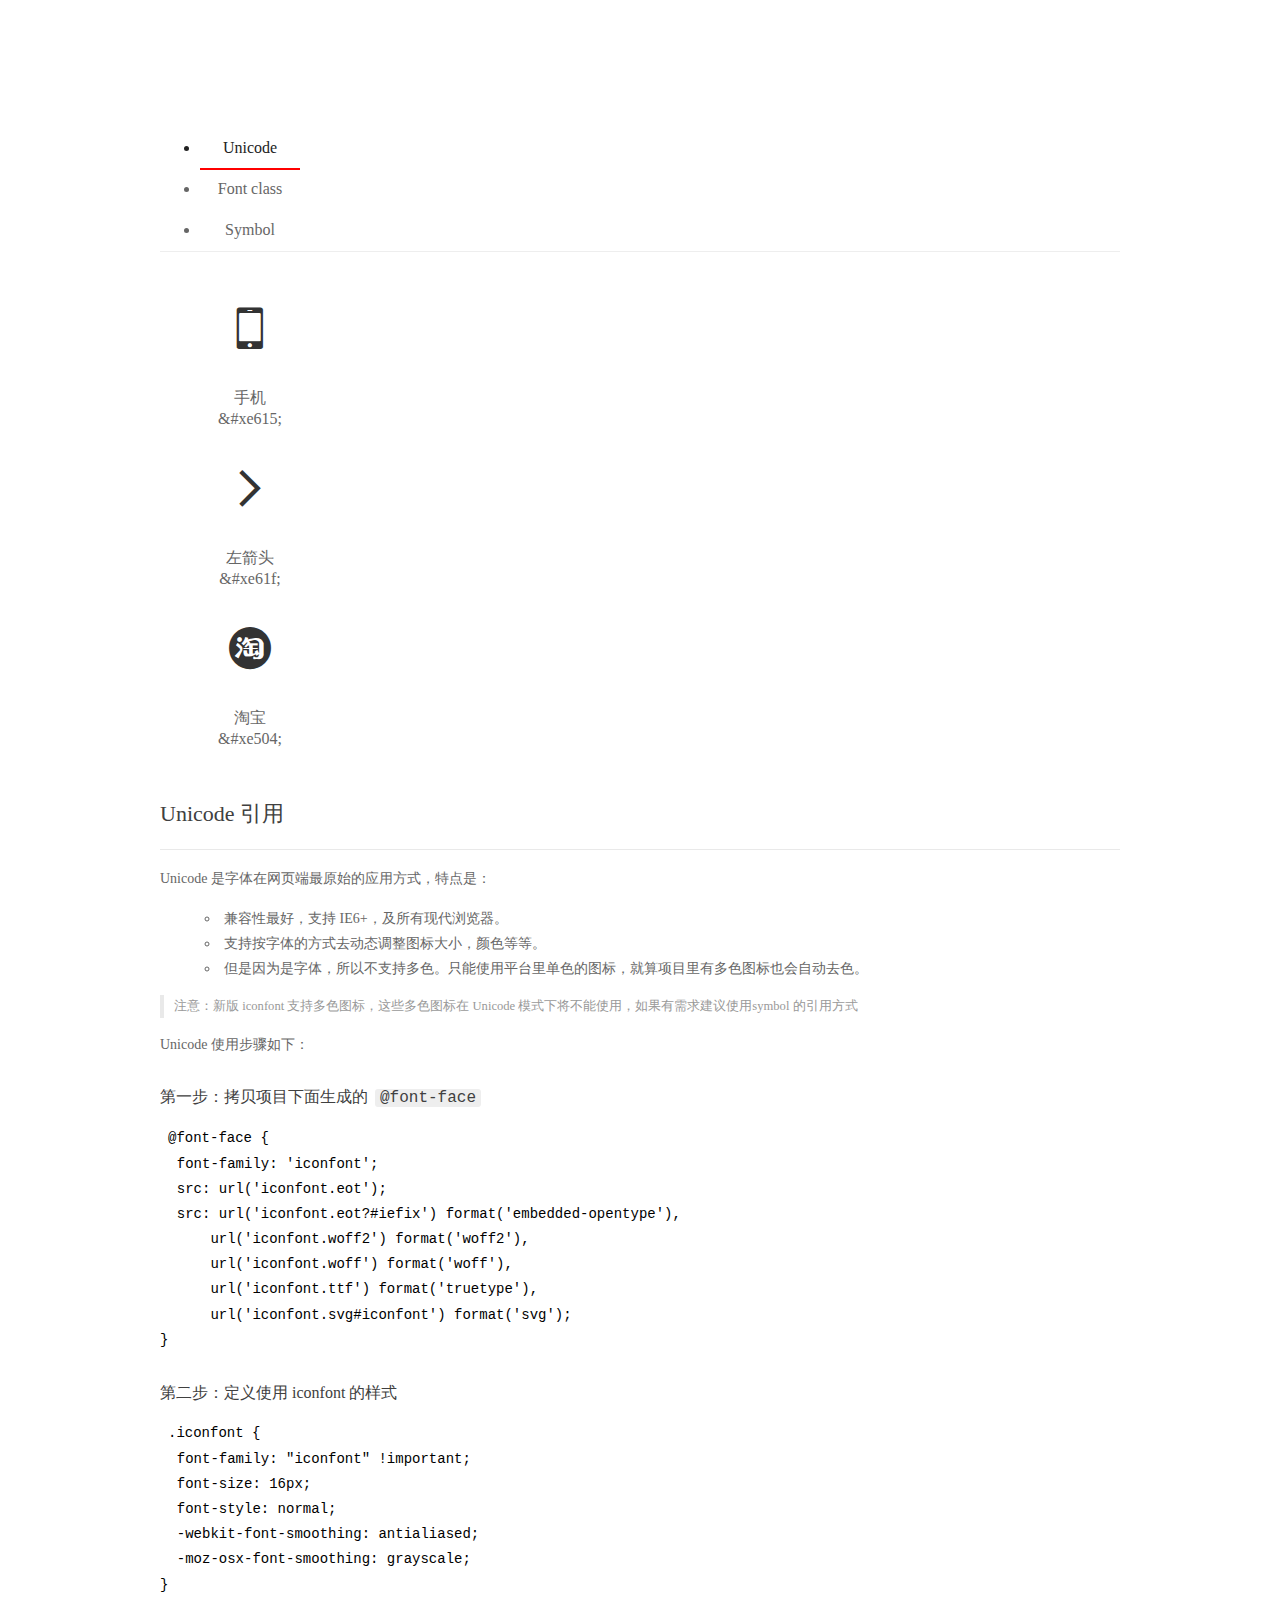
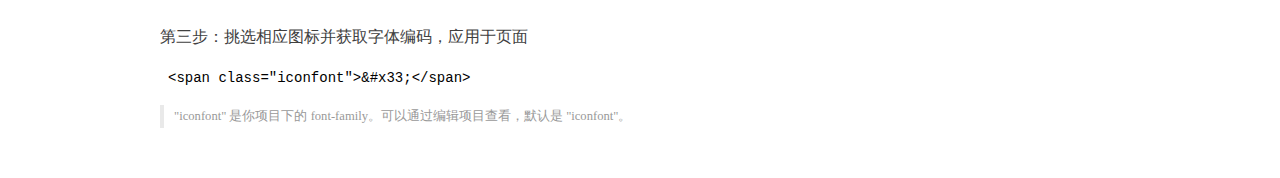
<file: font/demo_index.html>
<!DOCTYPE html>
<html>
<head>
  <meta charset="utf-8"/>
  <title>IconFont Demo</title>
  <link rel="shortcut icon" href="https://gtms04.alicdn.com/tps/i4/TB1_oz6GVXXXXaFXpXXJDFnIXXX-64-64.ico" type="image/x-icon"/>
  <link rel="stylesheet" href="https://g.alicdn.com/thx/cube/1.3.2/cube.min.css">
  <link rel="stylesheet" href="demo.css">
  <link rel="stylesheet" href="iconfont.css">
  <script src="iconfont.js"></script>
  <!-- jQuery -->
  <script src="https://a1.alicdn.com/oss/uploads/2018/12/26/7bfddb60-08e8-11e9-9b04-53e73bb6408b.js"></script>
  <!-- 代码高亮 -->
  <script src="https://a1.alicdn.com/oss/uploads/2018/12/26/a3f714d0-08e6-11e9-8a15-ebf944d7534c.js"></script>
</head>
<body>
  <div class="main">
    <h1 class="logo"><a href="https://www.iconfont.cn/" title="iconfont 首页" target="_blank">&#xe86b;</a></h1>
    <div class="nav-tabs">
      <ul id="tabs" class="dib-box">
        <li class="dib active"><span>Unicode</span></li>
        <li class="dib"><span>Font class</span></li>
        <li class="dib"><span>Symbol</span></li>
      </ul>
      
    </div>
    <div class="tab-container">
      <div class="content unicode" style="display: block;">
          <ul class="icon_lists dib-box">
          
            <li class="dib">
              <span class="icon iconfont">&#xe615;</span>
                <div class="name">手机</div>
                <div class="code-name">&amp;#xe615;</div>
              </li>
          
            <li class="dib">
              <span class="icon iconfont">&#xe61f;</span>
                <div class="name">左箭头</div>
                <div class="code-name">&amp;#xe61f;</div>
              </li>
          
            <li class="dib">
              <span class="icon iconfont">&#xe504;</span>
                <div class="name">淘宝</div>
                <div class="code-name">&amp;#xe504;</div>
              </li>
          
          </ul>
          <div class="article markdown">
          <h2 id="unicode-">Unicode 引用</h2>
          <hr>

          <p>Unicode 是字体在网页端最原始的应用方式，特点是：</p>
          <ul>
            <li>兼容性最好，支持 IE6+，及所有现代浏览器。</li>
            <li>支持按字体的方式去动态调整图标大小，颜色等等。</li>
            <li>但是因为是字体，所以不支持多色。只能使用平台里单色的图标，就算项目里有多色图标也会自动去色。</li>
          </ul>
          <blockquote>
            <p>注意：新版 iconfont 支持多色图标，这些多色图标在 Unicode 模式下将不能使用，如果有需求建议使用symbol 的引用方式</p>
          </blockquote>
          <p>Unicode 使用步骤如下：</p>
          <h3 id="-font-face">第一步：拷贝项目下面生成的 <code>@font-face</code></h3>
<pre><code class="language-css"
>@font-face {
  font-family: 'iconfont';
  src: url('iconfont.eot');
  src: url('iconfont.eot?#iefix') format('embedded-opentype'),
      url('iconfont.woff2') format('woff2'),
      url('iconfont.woff') format('woff'),
      url('iconfont.ttf') format('truetype'),
      url('iconfont.svg#iconfont') format('svg');
}
</code></pre>
          <h3 id="-iconfont-">第二步：定义使用 iconfont 的样式</h3>
<pre><code class="language-css"
>.iconfont {
  font-family: "iconfont" !important;
  font-size: 16px;
  font-style: normal;
  -webkit-font-smoothing: antialiased;
  -moz-osx-font-smoothing: grayscale;
}
</code></pre>
          <h3 id="-">第三步：挑选相应图标并获取字体编码，应用于页面</h3>
<pre>
<code class="language-html"
>&lt;span class="iconfont"&gt;&amp;#x33;&lt;/span&gt;
</code></pre>
          <blockquote>
            <p>"iconfont" 是你项目下的 font-family。可以通过编辑项目查看，默认是 "iconfont"。</p>
          </blockquote>
          </div>
      </div>
      <div class="content font-class">
        <ul class="icon_lists dib-box">
          
          <li class="dib">
            <span class="icon iconfont icon-shouji"></span>
            <div class="name">
              手机
            </div>
            <div class="code-name">.icon-shouji
            </div>
          </li>
          
          <li class="dib">
            <span class="icon iconfont icon-zuojiantou"></span>
            <div class="name">
              左箭头
            </div>
            <div class="code-name">.icon-zuojiantou
            </div>
          </li>
          
          <li class="dib">
            <span class="icon iconfont icon-taobao"></span>
            <div class="name">
              淘宝
            </div>
            <div class="code-name">.icon-taobao
            </div>
          </li>
          
        </ul>
        <div class="article markdown">
        <h2 id="font-class-">font-class 引用</h2>
        <hr>

        <p>font-class 是 Unicode 使用方式的一种变种，主要是解决 Unicode 书写不直观，语意不明确的问题。</p>
        <p>与 Unicode 使用方式相比，具有如下特点：</p>
        <ul>
          <li>兼容性良好，支持 IE8+，及所有现代浏览器。</li>
          <li>相比于 Unicode 语意明确，书写更直观。可以很容易分辨这个 icon 是什么。</li>
          <li>因为使用 class 来定义图标，所以当要替换图标时，只需要修改 class 里面的 Unicode 引用。</li>
          <li>不过因为本质上还是使用的字体，所以多色图标还是不支持的。</li>
        </ul>
        <p>使用步骤如下：</p>
        <h3 id="-fontclass-">第一步：引入项目下面生成的 fontclass 代码：</h3>
<pre><code class="language-html">&lt;link rel="stylesheet" href="./iconfont.css"&gt;
</code></pre>
        <h3 id="-">第二步：挑选相应图标并获取类名，应用于页面：</h3>
<pre><code class="language-html">&lt;span class="iconfont icon-xxx"&gt;&lt;/span&gt;
</code></pre>
        <blockquote>
          <p>"
            iconfont" 是你项目下的 font-family。可以通过编辑项目查看，默认是 "iconfont"。</p>
        </blockquote>
      </div>
      </div>
      <div class="content symbol">
          <ul class="icon_lists dib-box">
          
            <li class="dib">
                <svg class="icon svg-icon" aria-hidden="true">
                  <use xlink:href="#icon-shouji"></use>
                </svg>
                <div class="name">手机</div>
                <div class="code-name">#icon-shouji</div>
            </li>
          
            <li class="dib">
                <svg class="icon svg-icon" aria-hidden="true">
                  <use xlink:href="#icon-zuojiantou"></use>
                </svg>
                <div class="name">左箭头</div>
                <div class="code-name">#icon-zuojiantou</div>
            </li>
          
            <li class="dib">
                <svg class="icon svg-icon" aria-hidden="true">
                  <use xlink:href="#icon-taobao"></use>
                </svg>
                <div class="name">淘宝</div>
                <div class="code-name">#icon-taobao</div>
            </li>
          
          </ul>
          <div class="article markdown">
          <h2 id="symbol-">Symbol 引用</h2>
          <hr>

          <p>这是一种全新的使用方式，应该说这才是未来的主流，也是平台目前推荐的用法。相关介绍可以参考这篇<a href="">文章</a>
            这种用法其实是做了一个 SVG 的集合，与另外两种相比具有如下特点：</p>
          <ul>
            <li>支持多色图标了，不再受单色限制。</li>
            <li>通过一些技巧，支持像字体那样，通过 <code>font-size</code>, <code>color</code> 来调整样式。</li>
            <li>兼容性较差，支持 IE9+，及现代浏览器。</li>
            <li>浏览器渲染 SVG 的性能一般，还不如 png。</li>
          </ul>
          <p>使用步骤如下：</p>
          <h3 id="-symbol-">第一步：引入项目下面生成的 symbol 代码：</h3>
<pre><code class="language-html">&lt;script src="./iconfont.js"&gt;&lt;/script&gt;
</code></pre>
          <h3 id="-css-">第二步：加入通用 CSS 代码（引入一次就行）：</h3>
<pre><code class="language-html">&lt;style&gt;
.icon {
  width: 1em;
  height: 1em;
  vertical-align: -0.15em;
  fill: currentColor;
  overflow: hidden;
}
&lt;/style&gt;
</code></pre>
          <h3 id="-">第三步：挑选相应图标并获取类名，应用于页面：</h3>
<pre><code class="language-html">&lt;svg class="icon" aria-hidden="true"&gt;
  &lt;use xlink:href="#icon-xxx"&gt;&lt;/use&gt;
&lt;/svg&gt;
</code></pre>
          </div>
      </div>

    </div>
  </div>
  <script>
  $(document).ready(function () {
      $('.tab-container .content:first').show()

      $('#tabs li').click(function (e) {
        var tabContent = $('.tab-container .content')
        var index = $(this).index()

        if ($(this).hasClass('active')) {
          return
        } else {
          $('#tabs li').removeClass('active')
          $(this).addClass('active')

          tabContent.hide().eq(index).fadeIn()
        }
      })
    })
  </script>
</body>
</html>
</file>
<file: css/common.css>
@charset "utf-8";
body,ul,ol,h1,h2,h3,h4,h5,h6,p,input,select,textarea,dl,dd{margin: 0;padding: 0;}
ul,ol{list-style: none;}
select,textarea{background-color: transparent; border: none; outline: none;}
textarea{resize: none;}
img{border: none; vertical-align: top;}
a{text-decoration: none;}
.fl{float: left;} .fr{float: right;}
.clearfix:after,.clearfix:before{content: "";display: table;}
.clearfix:after{clear: both;}
.clearfix{*zoom:1;}
.jiacu{
	font-weight: bold;
}

.after{
	background-color: #FF4300;
}

.ziti{
	font-size: 12px;
}
.hongse{
	color: #F22E00;
}
.juse{
	color: #FF4400;
}
.huise{
	font-size: 12px;
	color: #6C6C6C;
}
.heise{
	
	color: #3C3C3C;
}
.huangse{
	color: #FAD22C;
}
.ztjz{
	text-align: center;
}
</file>
<file: css/style.css>
@charset "utf-8";

.clearfix:after{
		content:'';
		display: block;
		clear:both;
	}
.gWidth{
	width:1190px;
	margin-left: auto;
	margin-right: auto;
	list-style: none;
	
}

/* 顶部 */
.dingbu{
    width: 100%;
    height: 36px;
    background-color: #EFEFEF;
}
a{
    display: inline-block;
}
.dingbu p{
    margin-left: 90px;
}
.dingbu ul{
    margin-right: 90px;
}
.dingbu li{
    width: 96px;
    text-align: center;
    float: left;
}
.dingbu .li1{
    width: 1px;
}
.dingbu p a,.dingbu li a,.dingbu li{
    font-family: '宋体';
    font-size: 12px;
    line-height: 36px;
    color: #6B6B6B;
}
.dingbu span a,strong{
    color: #F12D00;
}
.dingbu .xiala a{
    padding-right: 14px;
    background: url(../img/jiantou.gif) no-repeat right center;
}
.dingbu .xiala span img{
    margin-top: 11px;
}
.dingbu .hang span img{
    margin-top: 13px;
}
.guanggao{
    width: 1000px;
    margin: 0 auto;
}
.dingbu li:hover{
    background-color: #FFFFFF;
    border-left: 1px solid #707070;
    border-right: 1px solid #707070;
}

/* 搜索 */
.search{
    height: 70px;
    margin-top: 50px;
}
.sousuo{
    width: 720px;
    height: 70px;
    position: relative;
    margin-left: 110px;
}
.search .sousuo .text{
    width: 583px;
    height: 45px;
    font-size: 12px;
    border: 3px solid #FF4400;
    outline:none;
    box-sizing: border-box;
    padding-left: 103px;
    padding-right: 35px;
    color:#5A5A5A;
    position: absolute;
    left: 0; top: 0;
    background: url(../img/sousuo.png) no-repeat 85px center;
}
.search .sousuo p{
    width: 74px;
    height: 39px;
    font-family: '宋体';
    font-size: 12px;
    color: #6B6B6B;
    text-align: center;
    line-height: 39px;
    border-right: 1px solid #E5E5E5;
    background:url(../img/jiantou.gif) no-repeat 59px center #F5F5F5;
    position: absolute;
    left: 3px; top: 3px;
    box-sizing: border-box;
}
.search .sousuo .but{
    width: 100px;
    height: 45px;
    border: none;
    outline:none;
    background-color: #FF4400;
    font-size: 20px;
    color: #FFFFFF;
    position: absolute;
    left: 581px; top: 0;
}
.search .sousuo img{
    position: absolute;
    right: 159px; top: 15px;
}
.search .sousuo ul{
    position: absolute;
    left: 0; top: 55px;
}
.search .sousuo ul li{
    float: left;
    font-family: '宋体';
    font-size: 12px;
    color: #6B6B6B;
    margin-right: 7px;
}
.search .sousuo ul li span{
    color: #FF4300;
}
.search .sousuo a{
    width: 24px;
    height: 30px;
    font-family: '宋体';
    font-size: 12px;
    color: #6B6B6B;
    display: inline-block;
    margin-top: 8px;
}

/* 分类 */
.fenlei{
    margin-top: 37px;
}
.fenlei .daohang h5{
    width: 150px;
    height: 41px;
    font-weight: normal;
    text-align: center;
    font-size: 14px;
    color: #FFFFFF;
    background-color: #FF4400;
    line-height: 41px;
}
.fenlei .daohang ul{
    width: 150px;
    height: 540px;
    border: 1px solid #BBBBBB;
    border-top: none;
    padding-left: 9px;
    padding-right: 9px;
    box-sizing: border-box;
    background: url(../img/tubiao.png) no-repeat 9px 9px #F8F8F8;
}
.fenlei .daohang ul li{
    text-align: center;
    font-family: 'Microsoft YaHei UI';
    font-size: 14px;
    color: #3B3B3B;
    line-height: 32px;
    border-bottom: 1px solid #DEDEDE;
    background: url(../img/youjiantou.png) no-repeat 122px center;
}
.fenlei .banner .top{
    width: 1030px;
    height: 41px;
    border-bottom: 2px solid #FF4400;
    box-sizing: border-box;
    padding-left: 22px;
    margin-bottom: 10px;
}
.fenlei .banner .top li{
    float: left;
    font-family: '宋体';
    line-height: 39px;
}
.fenlei .banner .top .li1 a{
    font-size: 16px;
    color: #FF4300;
    margin-right: 37px;
}
.fenlei .banner .top .li2 a{
    font-size: 14px;
    color: #3B3B3B;
    margin-left: 32px;
}
.fenlei .banner .top .li3{
    float: right;
    font-size: 12px;
    margin-left: 16px;
}
.fenlei .banner .left{
    width: 720px;
    height: 530px;
    position: relative;
}
.fenlei .banner .left .banner1{
    width: 520px;
    height: 280px;
    overflow: hidden;
    position: relative;
}
.fenlei .banner .left .banner1 .tu{
    width: 2600px;
    position: absolute;
    left: 0; top: 0;
}
.fenlei .banner .left .banner1 ul img{
    width: 520px;
    height: 280px;
}
.fenlei .banner .left .banner1 ul li{
    float: left;
}
.fenlei .banner .left p{
    width: 40px;
    height: 40px;
    background-color: #000000;
    text-align: center;
}
.fenlei .banner .left p span{
    font-size: 24px;
    color: #FFFFFF;
    line-height: 40px;
}
.fenlei .banner .left .lt1{
    position: absolute;
    left: 5px; top: 118px;
    opacity: .4;
    transform: rotateZ(180deg);
}
.fenlei .banner .left .lt2{
    position: absolute;
    left: 5px; top: 159px;
    opacity: .6;
    transform: rotateZ(180deg);
}
.fenlei .banner .left .rt1{
    position: absolute;
    right: 5px; top: 118px;
    opacity: .4;
}
.fenlei .banner .left .rt2{
    position: absolute;
    right: 5px; top: 159px;
    opacity: .6;
}
.fenlei .banner .left .dian{
    position: absolute;
    left: 228px; bottom: 17px;
}
.fenlei .banner .left .dian li{
    width: 9px;
    height: 9px;
    border-radius: 50%;
    background-color: #B7B7B7;
    margin-left: 4px;
}
.fenlei .banner .banner2{
    width: 520px;
    height: 250px;
    overflow: hidden;
    position: relative;
}
.fenlei .banner .banner2 .tu{
    width: 2080px;
    position: absolute;
    left: 0; top: 0;
}
.fenlei .banner .banner2 ul img{
    width: 520px;
    height: 250px;
}
.fenlei .banner .banner2 ul li{
    float: left;
}
.fenlei .banner .left .img{
    position: absolute;
    right: 0; top: 0;
}


.top_right{
	width: 298px;
	height: 529px;
	margin-left: 12px;
	position: relative;
}
.right_1{
	width: 300px;
	height: 100px;
	color: #3C3C3C;
	border: solid 1px #8B8B8B;
}
.right_1 li{
	float: left;
	width: 60px;
	height: 27px;
	font-size: 12px;
	line-height: 27px;
	text-align: center;
	
}
.right_1 li .active{
	background: #fff;
}
.shuise{
	background: #D5D5D5;
}
.right_1 p{
	height: 30px;
	font-size: 12px;
	line-height: 43px;
	float: left;
	margin-left: 19px;
}
.right_2{
	position: relative;
	margin-top: 10px;
}
.tpdw{

	position: absolute;
	left: 20px;top: 10px;
}
.right_2 p{
	height: 28px;
	font-size: 12px;
	line-height: 28px;
	float: left;
	background: #FFEFE7;
	padding-left: 4px;
	padding-right: 4px;
	border:solid 1px #FDB08E;
	
}
.right_2 .pd1{
	position: absolute;
	left: 90px;top: 38px;
}
.right_2 .pd2{
	position: absolute;
	left: 204px;top: 38px;
}
.right_2 span{
	font-size: 12px;
	position: absolute;
	left: 91px;top: 19px;
}
.right_2 input{
	float: left;
	background: #FF4300;
	color: #fff;
	height: 35px;
	font-size: 12px;
	line-height: 35px;
	text-align: center;
	border: solid 1px #fff;
}
.right_2 .an1{
	width: 100px;
	position: absolute;
	left: 19px;top: 85px;
}
.right_2 .an2{
	width: 75px;
	position: absolute;
	left: 125px;top: 85px;
}
.right_2 .an3{
	width: 75px;
	position: absolute;
	left: 204px;top: 85px;
}
.right_3{
	float: left;
	width: 298px;
	height: 280px;
	border: solid 1px #8B8B8B;
	margin-top: -2px;
}
.right_3 span{
	display: block;
	margin-left: 14px;
	margin-top: 14px;
}
.right_3 ul{
	margin-left: 14px;
}
.right_3 li{
	width: 58px;
	height: 65px;
	text-align: center;
	float: left;
	border: solid 1px #E6E6E6;
	border-radius: 3px;
	margin-right: 10px;
	margin-top: 10px;
}
.right_3 li .p1{
	margin-top:12px;
	width: 57px;
	height: 19px;
}
.right_3 li .p2{
	font-size: 12px;
}
.gkz{
	width: 1180px;
	height: 84px;
	margin-top: 17px;
	font-size: 12px;
	color: #3C3C3C;
}
.gk1{
	width: 280px;
	height: 79px;
	margin-left: 12px;
	border-right: solid 1px #6C6C6C;
}
.gk1 h4{
	margin-bottom: 14px;
}
.gk1 ul{
	width: 251px;
	height: 51px;
}
 .gkz .gk1 li{
	float: left;
	width: 62px;
	height: 24px;
	line-height: 24px;
	text-align: center;
}
.gk1 .active{
	color: #fff;
	border-radius: 3px;
	background: #FF5500;
}
.xiadk{
	width: 1190px;
	height: 3305px;
	margin-top: 22px;
}
.left_kuai{
	width: 790px;
	height: 3302px;
	float: left;
	border-top: solid 2px #000000;
	border-right: solid 1px #6B6A6A;
	border-bottom: solid 1px #6B6A6A;
}
.btt{
	height: 50px;
	line-height: 50px;
	border-left: solid 1px #6B6A6A;
}
.btt h4{
	margin-left: 23px;
}
.left_kuai .lxk{
	width: 394px;
	height: 270px;
	border-left: solid 1px #6B6A6A;
	border-top: solid 1px #6B6A6A;
}
.lxk .sy{
	margin-top: 26px;
	margin-left: 22px;
	margin-bottom: 14px;
}
.twkuai{
	margin-left: 28px;
	width: 150px;
	height: 190px;
}
.twkuai p{
	text-align: center;
}
.twkuai span{
	font-size: 12px;
	margin-right: 6px;
}
.wjl{
	float: left;
	width: 170px;
	height: 190px;
	margin-left: 10px;
}
.kgdx{
	width: 70px;
	height: 94px;
	text-align: center;
	margin-left: 10px;
}
.lxk .jl24{
	margin-left: 24px;
}
.xuxian{
	margin-top: 16px;
	float: left;
	width: 166px;
	height: 76px;
	border-top:dashed 1px #767676;
	border-left:dashed 1px #767676;
}
.xuxian p{
	text-align: center;
	line-height: 38px;
	float: left;
	width: 82px;
	height: 38px;
	border-bottom:dashed 1px #767676;
	border-right:dashed 1px #767676;
}
.zxx{
	width: 172px;
	height: 190px;
	border-left: dashed 1px #767676;
	margin-top: 12px;
}
.pnmj{
	margin-top: 24px;
}
.xxbk{
	width: 172px;
	height: 96px;
	padding-left: 15px;
	border-bottom:dashed 1px #767676;
}
.xxb{
	width: 172px;
	height: 96px;
	padding-left: 15px;
	margin-top: 18px;
}
.cjml{
	margin-left: 24px;
}
.bjwz{
	width: 182px;
	height: 72px;
	background: #F6F6F6;
	padding-top: 18px;
	padding-left: 10px;
}
.bjwz p{
	margin-bottom: 4px;
}
.jtwz{
	width: 359px;
	height: 28px;
	padding-bottom: 24px;
	margin-left: 24px;
	margin-top: 12px;
	border-bottom:dashed 1px #767676;
}
.jtwz span{
	display: block;
	font-size: 12px;

	height: 24px;
	line-height: 24px;
}
.shulie{
	width: 359px;
	height: 12px;
	margin-top: 14px;
	margin-left: 24px;
}
.right_kuai{
	width: 376px;
	height: 3305px;
	
	margin-left: 20px;
	position: relative;
}
.right_shang{
	width: 376px;
	height: 1300px;
	background: #F4F4F4;
	border:solid 2px #DDDDDD;
}
.aitao{
	margin-top: 15px;
}
.atdt{
	height: 52px;
	margin-left: 18px;
	margin-right: 18px;

}
.yggk{

	margin-left: auto;
	margin-right: auto;
}
.fdk span{
	font-size: 12px;
}
.fdk a{
	color: #3C3C3C;
	font-size: 12px;
}
.jux{
	width: 305px;
	height: 72px;
	background: #fff;
	border-radius: 20px;
}
.jux .sp{
	width: 192px;
	padding-top: 21px;
}
.xrtb{
	position: absolute;
	right: 24px;top: 109px;
}
.wmx{
	margin-top: 20px;
	margin-left: 20px;
}
.tuijian{
	width: 310px;
	height: 205px;
	background: #fff;
	margin-top: 8px;
	margin-left: 20px;
}
.mox{
	margin-top: 14px;
	margin-left: 10px;
}
.tuijian p{
	height: 22px;
	line-height: 16px;
	margin-left: 10px;
}
.kztp{
	margin-left:12px;
	margin-top: 22px;
}
.kztp img{
	margin-right: 8px;
}
.zfpl{
	margin-top: 14px;
	margin-left:12px;
}
.gddt{
	width: 100px;
	height: 30px;
	line-height: 30px;
	background: #fff;
	text-align: center;
	border: solid 1px #EEEEEE;
	margin-top: 5px;
}

.right_xia .top_s .qw{
	height:221px;
	width:332px;

}
.right_xia{
	position:relative;
	width: 378px;
	height: 872px;
	border:1px solid black;
	margin:20px auto;
}
.right_xia h6{
	margin-left:20px;
	margin-top:22px;
	margin-bottom:20px;
	font-size:15px;
}
.right_xia .top_s{
	width: 334px;
	height: 300px;
	border-bottom:1px dashed black;

}
.top img{
	float:left;

}
.top_s ul li{
	margin-top:15px;
	font-size:12px;
	float: left;
	margin-right:17px;
	
}
.top_s ul .active1{
	color:#FF4300;
}
.top_s ul .active3{
	color:#FF4300;
}
.as p{
	font-size:12px;
}








.top_z{
	width: 332px;
	height: 219px;
	border-bottom:solid dashed black;
	
}
.as{
	width: 339px;
	height: 117px;
	position:relative;
	padding-top:20px;
}
.as div{
	
	float: left;
	margin-right:20px;
}
.as .ss{
	height: 90px;
float: left;
margin-right: 20px;
}
.as .img7{
	position:absolute;
	left:2px;
	top:117px;
}
.top_z ul li{
	margin-top:15px;
	font-size:12px;
	float: left;
	margin-right:17px;
	
}





.top_x{
	width: 332px;
	height: 245px;
	
	padding-top:19px;

}
.zx{
	width: 332px;
	height: 139px;
	position:relative;
}
.zx div{
	
	float: left;
	margin-right:20px;
}
.zx .img15{
	position:absolute;
	left:2px;
	top:99px;
}
.text2{
	margin-left:5px;
}
.text2 span{
	color:#FF4300;
}
.text2 li{
	font-size:12px;
	margin-bottom:17px;
}
.right_xia .img{
	margin-top: 40px;
}


.right_xia .btm{
	margin-top:36px;
	
	width: 379px;
	height: 250px;
}
.right_xia .btm .img10{
	float: left;
	margin-right:8px;
}







  
/* 热卖单品 */
.remaidanpin{
 width: 1192px;
 height: 476px;
 margin-left: 155px;
}
.remaidanpin .top{
 margin-top: 30px;
 height: 30px;
}
.remaidanpin h5{
 font-size: 17px;
 float: left;
 line-height: 30px;
}
.remaidanpin .ul1{
 float: right;
}
.remaidanpin .ul1 li{
 float: left;
 font-size: 12px;
 color: #3B3B3B;
 line-height: 30px;
}
.remaidanpin .ul1 li span{
	font-size: 10px;
	color: #DDDDDD;
	margin-left: 10px;
	margin-right: 9px;
}
.remaidanpin .ul2 li{
 width: 128px;
 height: 184px;
 font-size: 12px;
 margin-right: 42px;
 margin-top: 30px;
 float: left;
}
.remaidanpin .ul2 .p1{
 color: #FF4400;
}
.remaidanpin .ul2 .p2{
 color: #9C9C9C;
}

/*尾部*/

.weibu{
    margin-top: 30px;
}
.weibu .wei_guanggao{
    margin-bottom: 46px;
    margin-left: 124px;
}
.weibu .baozhang{
    margin-bottom: 30px;
}
.weibu .baozhang li{
    width: 271px;
    height: 95px;
    padding-left: 25px;
    float: left;
    border-right: 1px solid #EEEEEE;
}
.weibu .baozhang .li2{
    border: none;
}
.weibu .baozhang li h4{
    font-size: 16px;
    line-height: 36px;
    padding-left: 43px;
    margin-bottom: 11px;
}
.weibu .baozhang li p{
    font-family: '宋体';
    font-size: 12px;
    color: #9B9B9B;
    line-height: 21px;
    float: left;
    width: 123px;
}
.weibu .baozhang li .h1{
    background: url(../img/wtubiao.png) no-repeat left center;
}
.weibu .baozhang li .h2{
    background: url(../img/wtubiao2.png) no-repeat left center;
}
.weibu .baozhang li .h3{
    background: url(../img/wtubiao3.png) no-repeat left center;
}
.weibu .baozhang li .h4{
    background: url(../img/wtubiao4.png) no-repeat left center;
}
.weibu .banquan{
    border-top: 2px solid #FF4400;
    background: url(../img/banquan.png) no-repeat right top;
}
.weibu .banquan li{
    font-family: '宋体';
    margin-bottom: 12px;
}
.weibu .banquan li a{
    font-family: '宋体';
    font-size: 12px;
}
.weibu .banquan li span{
    font-family: '宋体';
    font-size: 12px;
}
.weibu .banquan li p{
    font-family: '宋体';
    font-size: 12px;
}
.weibu .banquan .li1{
    height: 42px;
    border-bottom: 1px solid #DDDDDD;
    width: 1121px;
}
.weibu .banquan .li1 a{
    color: #6B6B6B;
    line-height: 42px;
}
.weibu .banquan .li1 span{
    line-height: 42px;
    color: #E5DDE5;
}
.weibu .banquan .li2 a{
    color: #6B6B6B;
    margin-right: 9px;
}
.weibu .banquan .li2 span{
    margin-left: 27px;
    color: #9B9B9B;
}
.weibu .banquan .li3 span{
    float: left;
    margin-left: 18px;
    margin-right: 9px;
    color: #9B9B9B;
}
.weibu .banquan .li3 p{
    float: left;
    color: #9B9B9B;
}
.weibu .banquan .li3 .p1{
    color: #6B6B6B;
    margin-left: 12px;
}
.weibu .banquan .li4 img{
    margin-right: 15px;
    line-height: 40px;
}

/* 二维码 */
.erweima{
    width: 115px;
    height: 115px;
    position: fixed;
    right: 79px; top: 106px;
}
.erweima p{
    width: 18px;
    height: 18px;
    background: url(../img/guanbi.png) no-repeat center center;
    border: 1px solid #EEEEEE;
    border-right: none;
}

.shuaxin{
    width: 40px;
    height: 40px;
    border: 1px solid #D9D9D9;
    background: url(../img/dingbu.png) no-repeat center center #F5F5F5;
    position: fixed;
    right: 29px; bottom: 10px;
}
</file>
<file: font/iconfont.css>
@font-face {font-family: "iconfont";
  src: url('iconfont.eot?t=1576851784552'); /* IE9 */
  src: url('iconfont.eot?t=1576851784552#iefix') format('embedded-opentype'), /* IE6-IE8 */
  url('[data-uri]') format('woff2'),
  url('iconfont.woff?t=1576851784552') format('woff'),
  url('iconfont.ttf?t=1576851784552') format('truetype'), /* chrome, firefox, opera, Safari, Android, iOS 4.2+ */
  url('iconfont.svg?t=1576851784552#iconfont') format('svg'); /* iOS 4.1- */
}

.iconfont {
  font-family: "iconfont" !important;
  font-size: 16px;
  font-style: normal;
  -webkit-font-smoothing: antialiased;
  -moz-osx-font-smoothing: grayscale;
}

.icon-shouji:before {
  content: "\e615";
}

.icon-zuojiantou:before {
  content: "\e61f";
}

.icon-taobao:before {
  content: "\e504";
}
</file>
<file: font/demo.css>
/* Logo 字体 */
@font-face {
  font-family: "iconfont logo";
  src: url('https://at.alicdn.com/t/font_985780_km7mi63cihi.eot?t=1545807318834');
  src: url('https://at.alicdn.com/t/font_985780_km7mi63cihi.eot?t=1545807318834#iefix') format('embedded-opentype'),
    url('https://at.alicdn.com/t/font_985780_km7mi63cihi.woff?t=1545807318834') format('woff'),
    url('https://at.alicdn.com/t/font_985780_km7mi63cihi.ttf?t=1545807318834') format('truetype'),
    url('https://at.alicdn.com/t/font_985780_km7mi63cihi.svg?t=1545807318834#iconfont') format('svg');
}

.logo {
  font-family: "iconfont logo";
  font-size: 160px;
  font-style: normal;
  -webkit-font-smoothing: antialiased;
  -moz-osx-font-smoothing: grayscale;
}

/* tabs */
.nav-tabs {
  position: relative;
}

.nav-tabs .nav-more {
  position: absolute;
  right: 0;
  bottom: 0;
  height: 42px;
  line-height: 42px;
  color: #666;
}

#tabs {
  border-bottom: 1px solid #eee;
}

#tabs li {
  cursor: pointer;
  width: 100px;
  height: 40px;
  line-height: 40px;
  text-align: center;
  font-size: 16px;
  border-bottom: 2px solid transparent;
  position: relative;
  z-index: 1;
  margin-bottom: -1px;
  color: #666;
}


#tabs .active {
  border-bottom-color: #f00;
  color: #222;
}

.tab-container .content {
  display: none;
}

/* 页面布局 */
.main {
  padding: 30px 100px;
  width: 960px;
  margin: 0 auto;
}

.main .logo {
  color: #333;
  text-align: left;
  margin-bottom: 30px;
  line-height: 1;
  height: 110px;
  margin-top: -50px;
  overflow: hidden;
  *zoom: 1;
}

.main .logo a {
  font-size: 160px;
  color: #333;
}

.helps {
  margin-top: 40px;
}

.helps pre {
  padding: 20px;
  margin: 10px 0;
  border: solid 1px #e7e1cd;
  background-color: #fffdef;
  overflow: auto;
}

.icon_lists {
  width: 100% !important;
  overflow: hidden;
  *zoom: 1;
}

.icon_lists li {
  width: 100px;
  margin-bottom: 10px;
  margin-right: 20px;
  text-align: center;
  list-style: none !important;
  cursor: default;
}

.icon_lists li .code-name {
  line-height: 1.2;
}

.icon_lists .icon {
  display: block;
  height: 100px;
  line-height: 100px;
  font-size: 42px;
  margin: 10px auto;
  color: #333;
  -webkit-transition: font-size 0.25s linear, width 0.25s linear;
  -moz-transition: font-size 0.25s linear, width 0.25s linear;
  transition: font-size 0.25s linear, width 0.25s linear;
}

.icon_lists .icon:hover {
  font-size: 100px;
}

.icon_lists .svg-icon {
  /* 通过设置 font-size 来改变图标大小 */
  width: 1em;
  /* 图标和文字相邻时，垂直对齐 */
  vertical-align: -0.15em;
  /* 通过设置 color 来改变 SVG 的颜色/fill */
  fill: currentColor;
  /* path 和 stroke 溢出 viewBox 部分在 IE 下会显示
      normalize.css 中也包含这行 */
  overflow: hidden;
}

.icon_lists li .name,
.icon_lists li .code-name {
  color: #666;
}

/* markdown 样式 */
.markdown {
  color: #666;
  font-size: 14px;
  line-height: 1.8;
}

.highlight {
  line-height: 1.5;
}

.markdown img {
  vertical-align: middle;
  max-width: 100%;
}

.markdown h1 {
  color: #404040;
  font-weight: 500;
  line-height: 40px;
  margin-bottom: 24px;
}

.markdown h2,
.markdown h3,
.markdown h4,
.markdown h5,
.markdown h6 {
  color: #404040;
  margin: 1.6em 0 0.6em 0;
  font-weight: 500;
  clear: both;
}

.markdown h1 {
  font-size: 28px;
}

.markdown h2 {
  font-size: 22px;
}

.markdown h3 {
  font-size: 16px;
}

.markdown h4 {
  font-size: 14px;
}

.markdown h5 {
  font-size: 12px;
}

.markdown h6 {
  font-size: 12px;
}

.markdown hr {
  height: 1px;
  border: 0;
  background: #e9e9e9;
  margin: 16px 0;
  clear: both;
}

.markdown p {
  margin: 1em 0;
}

.markdown>p,
.markdown>blockquote,
.markdown>.highlight,
.markdown>ol,
.markdown>ul {
  width: 80%;
}

.markdown ul>li {
  list-style: circle;
}

.markdown>ul li,
.markdown blockquote ul>li {
  margin-left: 20px;
  padding-left: 4px;
}

.markdown>ul li p,
.markdown>ol li p {
  margin: 0.6em 0;
}

.markdown ol>li {
  list-style: decimal;
}

.markdown>ol li,
.markdown blockquote ol>li {
  margin-left: 20px;
  padding-left: 4px;
}

.markdown code {
  margin: 0 3px;
  padding: 0 5px;
  background: #eee;
  border-radius: 3px;
}

.markdown strong,
.markdown b {
  font-weight: 600;
}

.markdown>table {
  border-collapse: collapse;
  border-spacing: 0px;
  empty-cells: show;
  border: 1px solid #e9e9e9;
  width: 95%;
  margin-bottom: 24px;
}

.markdown>table th {
  white-space: nowrap;
  color: #333;
  font-weight: 600;
}

.markdown>table th,
.markdown>table td {
  border: 1px solid #e9e9e9;
  padding: 8px 16px;
  text-align: left;
}

.markdown>table th {
  background: #F7F7F7;
}

.markdown blockquote {
  font-size: 90%;
  color: #999;
  border-left: 4px solid #e9e9e9;
  padding-left: 0.8em;
  margin: 1em 0;
}

.markdown blockquote p {
  margin: 0;
}

.markdown .anchor {
  opacity: 0;
  transition: opacity 0.3s ease;
  margin-left: 8px;
}

.markdown .waiting {
  color: #ccc;
}

.markdown h1:hover .anchor,
.markdown h2:hover .anchor,
.markdown h3:hover .anchor,
.markdown h4:hover .anchor,
.markdown h5:hover .anchor,
.markdown h6:hover .anchor {
  opacity: 1;
  display: inline-block;
}

.markdown>br,
.markdown>p>br {
  clear: both;
}


.hljs {
  display: block;
  background: white;
  padding: 0.5em;
  color: #333333;
  overflow-x: auto;
}

.hljs-comment,
.hljs-meta {
  color: #969896;
}

.hljs-string,
.hljs-variable,
.hljs-template-variable,
.hljs-strong,
.hljs-emphasis,
.hljs-quote {
  color: #df5000;
}

.hljs-keyword,
.hljs-selector-tag,
.hljs-type {
  color: #a71d5d;
}

.hljs-literal,
.hljs-symbol,
.hljs-bullet,
.hljs-attribute {
  color: #0086b3;
}

.hljs-section,
.hljs-name {
  color: #63a35c;
}

.hljs-tag {
  color: #333333;
}

.hljs-title,
.hljs-attr,
.hljs-selector-id,
.hljs-selector-class,
.hljs-selector-attr,
.hljs-selector-pseudo {
  color: #795da3;
}

.hljs-addition {
  color: #55a532;
  background-color: #eaffea;
}

.hljs-deletion {
  color: #bd2c00;
  background-color: #ffecec;
}

.hljs-link {
  text-decoration: underline;
}

/* 代码高亮 */
/* PrismJS 1.15.0
https://prismjs.com/download.html#themes=prism&languages=markup+css+clike+javascript */
/**
 * prism.js default theme for JavaScript, CSS and HTML
 * Based on dabblet (http://dabblet.com)
 * @author Lea Verou
 */
code[class*="language-"],
pre[class*="language-"] {
  color: black;
  background: none;
  text-shadow: 0 1px white;
  font-family: Consolas, Monaco, 'Andale Mono', 'Ubuntu Mono', monospace;
  text-align: left;
  white-space: pre;
  word-spacing: normal;
  word-break: normal;
  word-wrap: normal;
  line-height: 1.5;

  -moz-tab-size: 4;
  -o-tab-size: 4;
  tab-size: 4;

  -webkit-hyphens: none;
  -moz-hyphens: none;
  -ms-hyphens: none;
  hyphens: none;
}

pre[class*="language-"]::-moz-selection,
pre[class*="language-"] ::-moz-selection,
code[class*="language-"]::-moz-selection,
code[class*="language-"] ::-moz-selection {
  text-shadow: none;
  background: #b3d4fc;
}

pre[class*="language-"]::selection,
pre[class*="language-"] ::selection,
code[class*="language-"]::selection,
code[class*="language-"] ::selection {
  text-shadow: none;
  background: #b3d4fc;
}

@media print {

  code[class*="language-"],
  pre[class*="language-"] {
    text-shadow: none;
  }
}

/* Code blocks */
pre[class*="language-"] {
  padding: 1em;
  margin: .5em 0;
  overflow: auto;
}

:not(pre)>code[class*="language-"],
pre[class*="language-"] {
  background: #f5f2f0;
}

/* Inline code */
:not(pre)>code[class*="language-"] {
  padding: .1em;
  border-radius: .3em;
  white-space: normal;
}

.token.comment,
.token.prolog,
.token.doctype,
.token.cdata {
  color: slategray;
}

.token.punctuation {
  color: #999;
}

.namespace {
  opacity: .7;
}

.token.property,
.token.tag,
.token.boolean,
.token.number,
.token.constant,
.token.symbol,
.token.deleted {
  color: #905;
}

.token.selector,
.token.attr-name,
.token.string,
.token.char,
.token.builtin,
.token.inserted {
  color: #690;
}

.token.operator,
.token.entity,
.token.url,
.language-css .token.string,
.style .token.string {
  color: #9a6e3a;
  background: hsla(0, 0%, 100%, .5);
}

.token.atrule,
.token.attr-value,
.token.keyword {
  color: #07a;
}

.token.function,
.token.class-name {
  color: #DD4A68;
}

.token.regex,
.token.important,
.token.variable {
  color: #e90;
}

.token.important,
.token.bold {
  font-weight: bold;
}

.token.italic {
  font-style: italic;
}

.token.entity {
  cursor: help;
}
</file>
